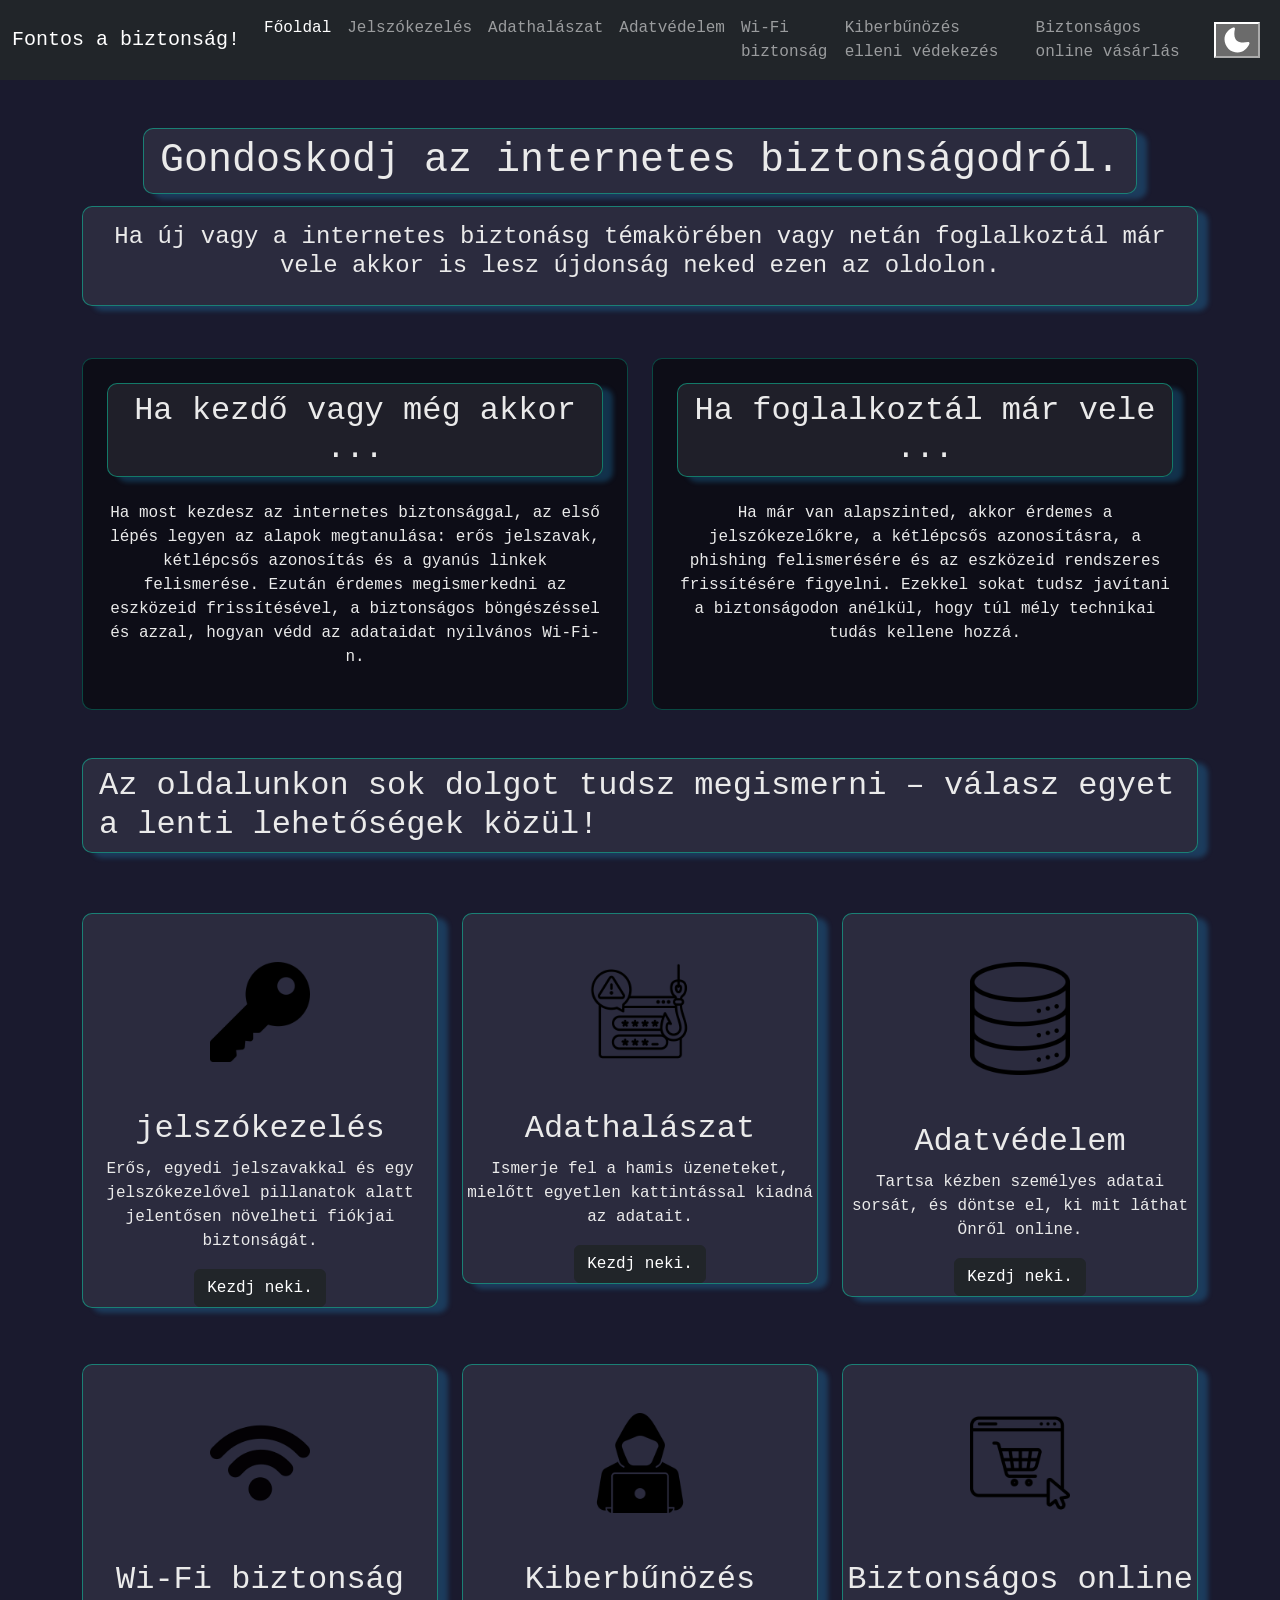
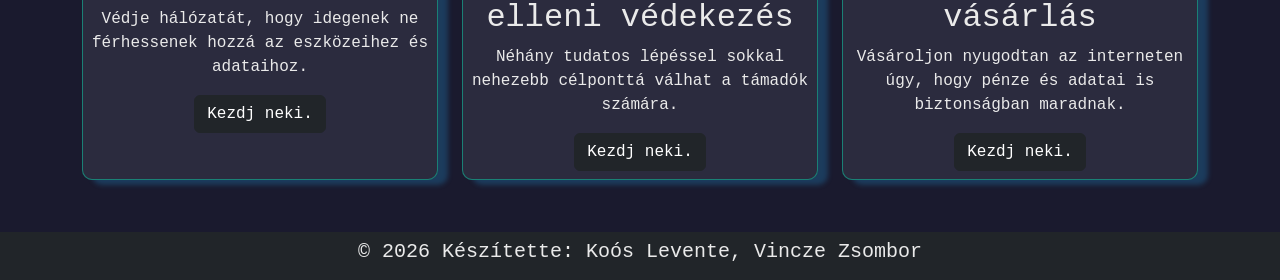
<file: index.html>
<!doctype html>
<html lang="hu">
  <head>
    <meta charset="UTF-8" />
    <meta name="viewport" content="width=device-width, initial-scale=1.0" />
    <meta name="robots" content="noindex, nofollow" />
    <meta name="description" content="Fontos az online biztonság! Ezért megéri frisíteni a tudásod." />
    <meta name="keywords" content="Online,Biztonság, Jelszókezelés, Jelszó, Adathalászat, Adatvédelem, Wi‑Fi biztonság, Kiberbűnözés elleni védekezés" />
    <meta name="author" content="Koós Levente, Vincze Zsombor" />
    <link rel="stylesheet" href="./dependencies/bootstrap.min.css" />
    <link rel="stylesheet" href="./style.css" />
    <link rel="icon" type="image/x-icon" href="./images/favicon.ico" />
    <title>Biztonság Az Első</title>
  </head>

  <body>
    <nav class="navbar navbar-expand-lg bg-dark" data-bs-theme="dark">
      <div class="container-fluid">
        <a class="navbar-brand" href="./">Fontos a biztonság!</a>
        <button
          class="navbar-toggler"
          type="button"
          data-bs-toggle="collapse"
          data-bs-target="#navbarNav"
          aria-controls="navbarNav"
          aria-expanded="false"
          aria-label="Toggle navigation"
        >
          <span class="navbar-toggler-icon"></span>
        </button>
        <div class="collapse navbar-collapse" id="navbarNav">
          <ul class="navbar-nav">
            <li class="nav-item">
              <a class="nav-link active" aria-current="page" href="./"
                >Főoldal</a
              >
            </li>
            <li class="nav-item">
              <a class="nav-link" href="./password/">Jelszókezelés</a>
            </li>
            <li class="nav-item">
              <a class="nav-link" href="./phishing/">Adathalászat</a>
            </li>
            <li class="nav-item">
              <a class="nav-link" href="./data_protection/">Adatvédelem</a>
            </li>
            <li class="nav-item">
              <a class="nav-link" href="./wifi_security/">Wi‑Fi biztonság</a>
            </li>
            <li class="nav-item">
              <a class="nav-link" href="./cybercrime/">Kiberbűnözés elleni védekezés</a>
            </li>
            <li class="nav-item">
              <a class="nav-link" href="./safe_online_shopping/">Biztonságos online vásárlás</a>
            </li>
          </ul>
          <ul class="navbar-nav ms-auto">
            <li class="nav-item px-2">
              <button class="btn-dark" onclick="lightmode()">
                <img src="./images/moon.svg" width="30px" id="light_img" alt="Sötét Téma" />
              </button>
            </li>
          </ul>
        </div>
      </div>
    </nav>
    <main>
      <div class="container-xl">
        <section>
          <div class="text-center">
            <h1 class="mt-5 px-3 py-2 hatter d-inline-block">
              Gondoskodj az internetes biztonságodról.
            </h1>
            <div class="my-1 px-3 py-3 hatter d-inline-block">
              <h4>
                Ha új vagy a internetes biztonásg témakörében vagy netán
                foglalkoztál már vele akkor is lesz újdonság neked ezen az
                oldolon.
              </h4>
            </div>
          </div>
        </section>
        <section>
          <div class="row g-4 mt-4">
            <div class="col-12 col-md-6">
              <div class="text-center leiras_hatter p-4 h-100">
                <h2 class="hatter d-inline-block px-3 py-2">
                  Ha kezdő vagy még akkor ...
                </h2>
                <p class="mt-3">
                  Ha most kezdesz az internetes biztonsággal, az első lépés
                  legyen az alapok megtanulása: erős jelszavak, kétlépcsős
                  azonosítás és a gyanús linkek felismerése. Ezután érdemes
                  megismerkedni az eszközeid frissítésével, a biztonságos
                  böngészéssel és azzal, hogyan védd az adataidat nyilvános
                  Wi-Fi-n.
                </p>
              </div>
            </div>
            <div class="col-12 col-md-6">
              <div class="text-center leiras_hatter p-4 h-100">
                <h2 class="hatter d-inline-block px-3 py-2">
                  Ha foglalkoztál már vele ...
                </h2>
                <p class="mt-3">
                  Ha már van alapszinted, akkor érdemes a jelszókezelőkre, a
                  kétlépcsős azonosításra, a phishing felismerésére és az
                  eszközeid rendszeres frissítésére figyelni. Ezekkel sokat
                  tudsz javítani a biztonságodon anélkül, hogy túl mély
                  technikai tudás kellene hozzá.
                </p>
              </div>
            </div>
          </div>
        </section>

        <section class="mt-5">
          <h2 class="hatter d-inline-block px-3 py-2">
            Az oldalunkon sok dolgot tudsz megismerni – válasz egyet a lenti
            lehetőségek közül!
          </h2>
          <div class="row text-center my-5">
            <div class="col-12 col-md-4 py-1">
              <div class="hatter height_all">
                <img width="100rem" class="py-5" src="images/icons/key.png" alt="">
                <h2>jelszókezelés</h2>
                <p>
                  Erős, egyedi jelszavakkal és egy jelszókezelővel pillanatok
                  alatt jelentősen növelheti fiókjai biztonságát.
                </p>
                <button
                  type="button"
                  class="btn btn-dark"
                  onclick="window.location.href = './password/'"
                >
                  Kezdj neki.
                </button>
              </div>
            </div>
            <div class="col-12 col-md-4 py-1">
              <div class="hatter height_all">
                <img width="100rem" class="py-5" src="./images/icons/phising.png" alt="">
                <h2>Adathalászat</h2>
                <p>
                  Ismerje fel a hamis üzeneteket, mielőtt egyetlen kattintással
                  kiadná az adatait.
                </p>
                <button
                  type="button"
                  class="btn btn-dark"
                  onclick="window.location.href = './phishing/'"
                >
                  Kezdj neki.
                </button>
              </div>
            </div>
            <div class="col-12 col-md-4 py-1">
              <div class="hatter height_all">
                <img width="100rem" class="py-5" src="./images/icons/database.png" alt="">
                <h2>Adatvédelem</h2>
                <p>
                  Tartsa kézben személyes adatai sorsát, és döntse el, ki mit
                  láthat Önről online.
                </p>
                <button
                  type="button"
                  class="btn btn-dark"
                  onclick="window.location.href = './data_protection/'"
                >
                  Kezdj neki.
                </button>
              </div>
            </div>
          </div>
          <div class="row text-center">
            <div class="col-12 col-md-4 py-1">
              <div class="hatter height_all_2">
                <img width="100rem" class="py-5" src="./images/icons/wi-fi.png" alt="">
                <h2>Wi‑Fi biztonság</h2>
                <p>
                  Védje hálózatát, hogy idegenek ne férhessenek hozzá az
                  eszközeihez és adataihoz.
                </p>
                <button
                  type="button"
                  class="btn btn-dark"
                  onclick="window.location.href = './wifi_security/'"
                >
                  Kezdj neki.
                </button>
              </div>
            </div>
            <div class="col-12 col-md-4 py-1">
              <div class="hatter height_all_2">
                <img width="100rem" class="py-5" src="./images/icons/hacker.png" alt="">
                <h2>Kiberbűnözés elleni védekezés</h2>
                <p>
                  Néhány tudatos lépéssel sokkal nehezebb célponttá válhat a
                  támadók számára.
                </p>
                <button
                  type="button"
                  class="btn btn-dark"
                  onclick="window.location.href = './cybercrime/'"
                >
                  Kezdj neki.
                </button>
              </div>
            </div>
            <div class="col-12 col-md-4 py-1">
              <div class="hatter height_all_2">
                <img width="100rem" class="py-5" src="./images/icons/online-store.png" alt="">
                <h2>Biztonságos online vásárlás</h2>
                <p>
                  Vásároljon nyugodtan az interneten úgy, hogy pénze és adatai
                  is biztonságban maradnak.
                </p>
                <button
                  type="button"
                  class="btn btn-dark"
                  onclick="window.location.href = './safe_online_shopping/'"
                >
                  Kezdj neki.
                </button>
              </div>
            </div>
          </div>
        </section>
      </div>
      <footer class="footer mt-5 py-2 bg-dark" data-bs-theme="dark">
        <h5 class="text-center">© 2026 Készítette: Koós Levente, Vincze Zsombor</h5>
      </footer>
    </main>
  </body>
  <script src="./dependencies/bootstrap.bundle.min.js"></script>
  <script src="./dependencies/zxcvbn.js"></script>
  <script src="./script.js"></script>
</html>
</file>
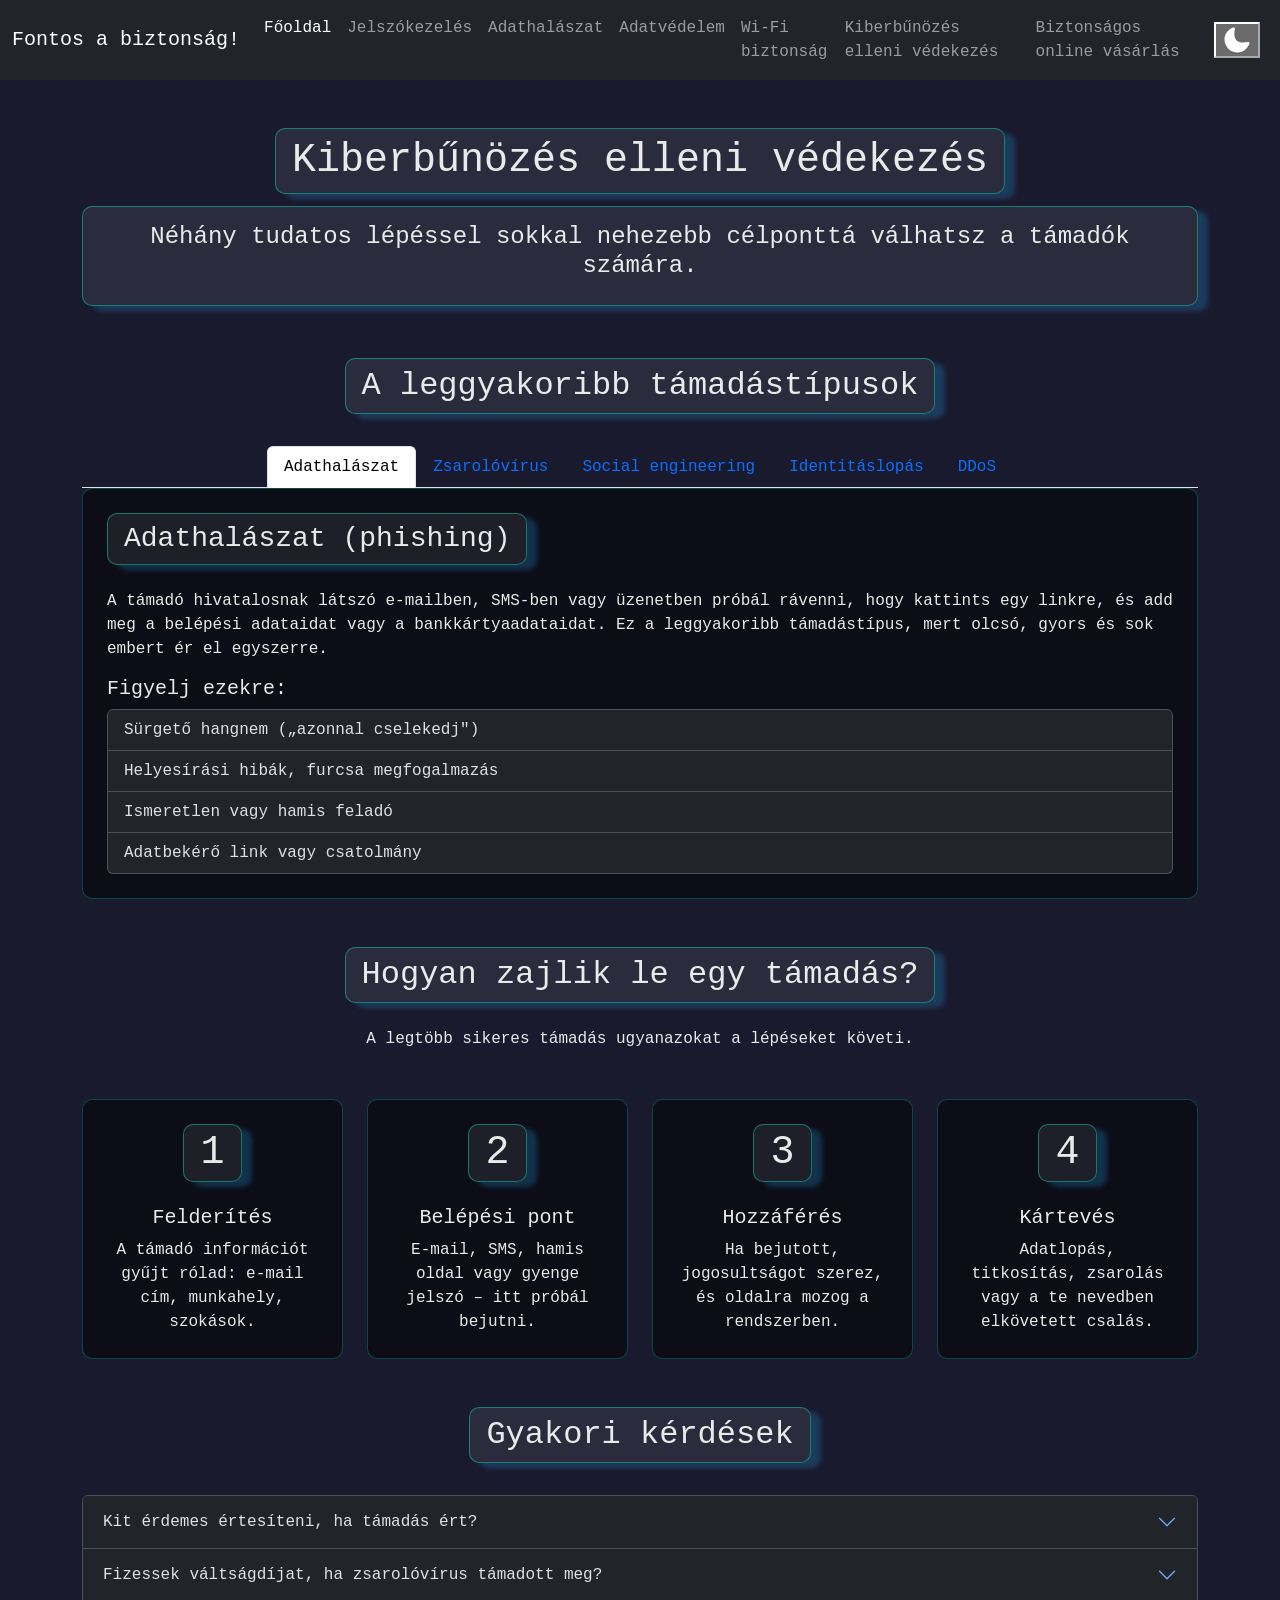
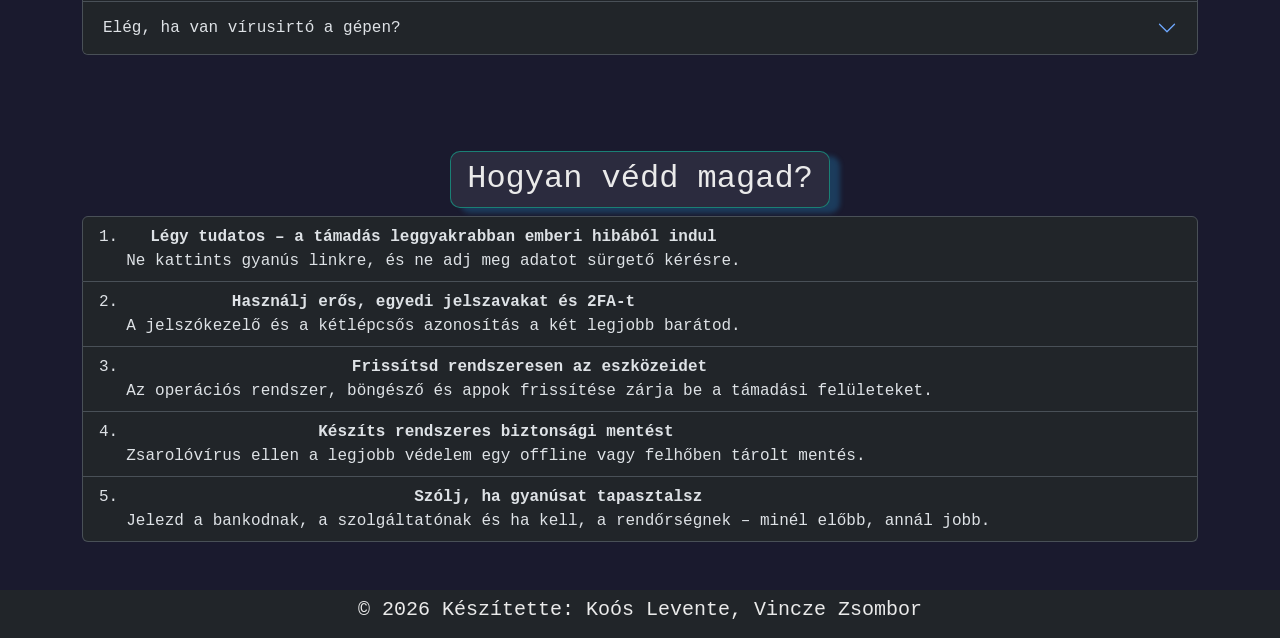
<file: cybercrime/index.html>
<!doctype html>
<html lang="hu">
  <head>
    <meta charset="UTF-8" />
    <meta name="viewport" content="width=device-width, initial-scale=1.0" />
    <meta name="robots" content="noindex, nofollow" />
    <meta name="description" content="Fontos az online biztonság! Ezért megéri frisíteni a tudásod." />
    <meta name="keywords" content="Online,Biztonság, Jelszókezelés, Jelszó, Adathalászat, Adatvédelem, Wi‑Fi biztonság, Kiberbűnözés elleni védekezés" />
    <meta name="author" content="Koós Levente, Vincze Zsombor" />
    <link rel="stylesheet" href="../dependencies/bootstrap.min.css" />
    <link rel="stylesheet" href="../style.css" />
    <link rel="icon" type="image/x-icon" href="../images/favicon.ico" />
    <title>Biztonság Az Első - Kiberbűnözés</title>
  </head>

  <body>
    <nav class="navbar navbar-expand-lg bg-dark" data-bs-theme="dark">
      <div class="container-fluid">
        <a class="navbar-brand" href="../">Fontos a biztonság!</a>
        <button
          class="navbar-toggler"
          type="button"
          data-bs-toggle="collapse"
          data-bs-target="#navbarNav"
          aria-controls="navbarNav"
          aria-expanded="false"
          aria-label="Toggle navigation"
        >
          <span class="navbar-toggler-icon"></span>
        </button>
        <div class="collapse navbar-collapse" id="navbarNav">
          <ul class="navbar-nav">
            <li class="nav-item">
              <a class="nav-link active" aria-current="page" href="../"
                >Főoldal</a
              >
            </li>
            <li class="nav-item">
              <a class="nav-link" href="../password/">Jelszókezelés</a>
            </li>
            <li class="nav-item">
              <a class="nav-link" href="../phishing/">Adathalászat</a>
            </li>
            <li class="nav-item">
              <a class="nav-link" href="../data_protection/">Adatvédelem</a>
            </li>
            <li class="nav-item">
              <a class="nav-link" href="../wifi_security/">Wi‑Fi biztonság</a>
            </li>
            <li class="nav-item">
              <a class="nav-link" href="../cybercrime/">Kiberbűnözés elleni védekezés</a>
            </li>
            <li class="nav-item">
              <a class="nav-link" href="../safe_online_shopping/">Biztonságos online vásárlás</a>
            </li>
          </ul>
          <ul class="navbar-nav ms-auto">
            <li class="nav-item px-2">
              <button class="btn-dark" onclick="lightmode()">
                <img src="../images/moon.svg" width="30px" id="light_img" alt="Sötét Téma" />
              </button>
            </li>
          </ul>
        </div>
      </div>
    </nav>

    <main class="container-xl">
      <section>
        <div class="text-center">
          <h1 class="mt-5 px-3 py-2 hatter d-inline-block">
            Kiberbűnözés elleni védekezés
          </h1>
          <br />
          <div class="my-1 px-3 py-3 hatter d-inline-block">
            <h4>
              Néhány tudatos lépéssel sokkal nehezebb célponttá válhatsz a
              támadók számára.
            </h4>
          </div>
        </div>
      </section>

      <section class="mt-5">
        <div class="text-center">
          <h2 class="hatter d-inline-block px-3 py-2">
            A leggyakoribb támadástípusok
          </h2>
        </div>

        <ul
          class="nav nav-tabs mt-4 justify-content-center"
          id="tamadasTab"
          role="tablist"
        >
          <li class="nav-item" role="presentation">
            <button
              class="nav-link active"
              id="adathalasz-tab"
              data-bs-toggle="tab"
              data-bs-target="#adathalasz"
              type="button"
              role="tab"
            >
              Adathalászat
            </button>
          </li>
          <li class="nav-item" role="presentation">
            <button
              class="nav-link"
              id="ransomware-tab"
              data-bs-toggle="tab"
              data-bs-target="#ransomware"
              type="button"
              role="tab"
            >
              Zsarolóvírus
            </button>
          </li>
          <li class="nav-item" role="presentation">
            <button
              class="nav-link"
              id="social-tab"
              data-bs-toggle="tab"
              data-bs-target="#social"
              type="button"
              role="tab"
            >
              Social engineering
            </button>
          </li>
          <li class="nav-item" role="presentation">
            <button
              class="nav-link"
              id="identity-tab"
              data-bs-toggle="tab"
              data-bs-target="#identity"
              type="button"
              role="tab"
            >
              Identitáslopás
            </button>
          </li>
          <li class="nav-item" role="presentation">
            <button
              class="nav-link"
              id="ddos-tab"
              data-bs-toggle="tab"
              data-bs-target="#ddos"
              type="button"
              role="tab"
            >
              DDoS
            </button>
          </li>
        </ul>

        <div class="tab-content leiras_hatter p-4" id="tamadasTabContent">
          <div
            class="tab-pane fade show active"
            id="adathalasz"
            role="tabpanel"
          >
            <h3 class="hatter d-inline-block px-3 py-2">
              Adathalászat (phishing)
            </h3>
            <p class="mt-3">
              A támadó hivatalosnak látszó e-mailben, SMS-ben vagy üzenetben
              próbál rávenni, hogy kattints egy linkre, és add meg a belépési
              adataidat vagy a bankkártyaadataidat. Ez a leggyakoribb
              támadástípus, mert olcsó, gyors és sok embert ér el egyszerre.
            </p>
            <h5>Figyelj ezekre:</h5>
            <ul class="list-group" data-bs-theme="dark">
              <li class="list-group-item">
                Sürgető hangnem („azonnal cselekedj")
              </li>
              <li class="list-group-item">
                Helyesírási hibák, furcsa megfogalmazás
              </li>
              <li class="list-group-item">Ismeretlen vagy hamis feladó</li>
              <li class="list-group-item">Adatbekérő link vagy csatolmány</li>
            </ul>
          </div>

          <div class="tab-pane fade" id="ransomware" role="tabpanel">
            <h3 class="hatter d-inline-block px-3 py-2">
              Zsarolóvírus (ransomware)
            </h3>
            <p class="mt-3">
              A kártevő titkosítja a fájljaidat, majd váltságdíjat követel a
              visszafejtésért. Gyakran e-mailes csatolmányból vagy hamis
              frissítésből terjed. A legjobb védekezés a rendszeres biztonsági
              mentés olyan helyre, amit a vírus nem ér el.
            </p>
            <h5>Védekezés:</h5>
            <ul class="list-group" data-bs-theme="dark">
              <li class="list-group-item">
                Rendszeres, offline biztonsági mentés
              </li>
              <li class="list-group-item">
                Naprakész operációs rendszer és vírusirtó
              </li>
              <li class="list-group-item">
                Gyanús csatolmány megnyitásának mellőzése
              </li>
              <li class="list-group-item">
                Fontos fájlok elkülönített tárolása
              </li>
            </ul>
          </div>

          <div class="tab-pane fade" id="social" role="tabpanel">
            <h3 class="hatter d-inline-block px-3 py-2">Social engineering</h3>
            <p class="mt-3">
              Emberi bizalmat használ ki: a támadó úgy tesz, mintha kolléga,
              barát, ügyfélszolgálat vagy hivatalos szerv lenne, és így próbál
              érzékeny adatokat vagy hozzáférést szerezni. Nem technológiai,
              hanem pszichológiai támadás.
            </p>
            <h5>Jellemző formák:</h5>
            <ul class="list-group" data-bs-theme="dark">
              <li class="list-group-item">Hamis ügyfélszolgálati hívás</li>
              <li class="list-group-item">„IT support" nevében kért jelszó</li>
              <li class="list-group-item">Hamis főnök / kolléga e-mail</li>
              <li class="list-group-item">Ajándék vagy nyeremény ígérete</li>
            </ul>
          </div>

          <div class="tab-pane fade" id="identity" role="tabpanel">
            <h3 class="hatter d-inline-block px-3 py-2">Identitáslopás</h3>
            <p class="mt-3">
              A támadó a személyes adataidat (név, cím, születési dátum,
              adószám, banki adatok) használja fel, hogy a te nevedben hitelt
              vegyen fel, szerződést kössön, vagy másokat csaljon meg. Az
              áldozat gyakran csak hónapokkal később szerez tudomást róla.
            </p>
            <h5>Megelőzés:</h5>
            <ul class="list-group" data-bs-theme="dark">
              <li class="list-group-item">
                Személyes adatok megosztásának minimalizálása
              </li>
              <li class="list-group-item">
                Iratok biztonságos tárolása és megsemmisítése
              </li>
              <li class="list-group-item">
                Bankszámla és hitelértesítők figyelése
              </li>
              <li class="list-group-item">
                Rendszeres KHR / hiteljelentés ellenőrzés
              </li>
            </ul>
          </div>

          <div class="tab-pane fade" id="ddos" role="tabpanel">
            <h3 class="hatter d-inline-block px-3 py-2">
              DDoS – túlterheléses támadás
            </h3>
            <p class="mt-3">
              A támadó rengeteg gépről egyszerre kéréseket küld egy szervernek,
              amíg az összeomlik vagy elérhetetlenné válik. Általában cégeket,
              szolgáltatásokat érint, de kisebb oldalak is célponttá válhatnak.
              Az egyéni felhasználók elleni védekezés itt korlátozott – a
              szolgáltatón múlik.
            </p>
            <h5>Amit tehetsz:</h5>
            <ul class="list-group" data-bs-theme="dark">
              <li class="list-group-item">
                Szolgáltatásvédelmet kínáló tárhely választása
              </li>
              <li class="list-group-item">
                Erős jelszavak minden admin felületen
              </li>
              <li class="list-group-item">Rendszeres mentés</li>
              <li class="list-group-item">
                Támadás esetén azonnali kapcsolat a szolgáltatóval
              </li>
            </ul>
          </div>
        </div>
      </section>

      <section class="mt-5">
        <div class="text-center">
          <h2 class="hatter d-inline-block px-3 py-2">
            Hogyan zajlik le egy támadás?
          </h2>
          <p class="mt-3">
            A legtöbb sikeres támadás ugyanazokat a lépéseket követi.
          </p>
        </div>
        <div class="row g-4 mt-4">
          <div class="col-12 col-md-3">
            <div class="leiras_hatter p-4 h-100 text-center">
              <h2 class="display-6 hatter d-inline-block px-3 py-1">1</h2>
              <h5 class="mt-3">Felderítés</h5>
              <p class="mb-0">
                A támadó információt gyűjt rólad: e-mail cím, munkahely,
                szokások.
              </p>
            </div>
          </div>
          <div class="col-12 col-md-3">
            <div class="leiras_hatter p-4 h-100 text-center">
              <h2 class="display-6 hatter d-inline-block px-3 py-1">2</h2>
              <h5 class="mt-3">Belépési pont</h5>
              <p class="mb-0">
                E-mail, SMS, hamis oldal vagy gyenge jelszó – itt próbál
                bejutni.
              </p>
            </div>
          </div>
          <div class="col-12 col-md-3">
            <div class="leiras_hatter p-4 h-100 text-center">
              <h2 class="display-6 hatter d-inline-block px-3 py-1">3</h2>
              <h5 class="mt-3">Hozzáférés</h5>
              <p class="mb-0">
                Ha bejutott, jogosultságot szerez, és oldalra mozog a
                rendszerben.
              </p>
            </div>
          </div>
          <div class="col-12 col-md-3">
            <div class="leiras_hatter p-4 h-100 text-center">
              <h2 class="display-6 hatter d-inline-block px-3 py-1">4</h2>
              <h5 class="mt-3">Kártevés</h5>
              <p class="mb-0">
                Adatlopás, titkosítás, zsarolás vagy a te nevedben elkövetett
                csalás.
              </p>
            </div>
          </div>
        </div>
      </section>

      <section class="mt-5">
        <div class="text-center">
          <h2 class="hatter d-inline-block px-3 py-2">Gyakori kérdések</h2>
        </div>
        <div class="accordion mt-4" id="gyikAccordion" data-bs-theme="dark">
          <div class="accordion-item">
            <h2 class="accordion-header">
              <button
                class="accordion-button collapsed"
                type="button"
                data-bs-toggle="collapse"
                data-bs-target="#gyik1"
              >
                Kit érdemes értesíteni, ha támadás ért?
              </button>
            </h2>
            <div
              id="gyik1"
              class="accordion-collapse collapse"
              data-bs-parent="#gyikAccordion"
            >
              <div class="accordion-body">
                Először a bankodat, ha pénzügyi adat érintett, majd a
                szolgáltatás ügyfélszolgálatát, ahol a fiók található. Súlyos
                esetben a rendőrségen is tehetsz feljelentést, és a NAIH-hoz is
                fordulhatsz adatvédelmi ügyben.
              </div>
            </div>
          </div>
          <div class="accordion-item">
            <h2 class="accordion-header">
              <button
                class="accordion-button collapsed"
                type="button"
                data-bs-toggle="collapse"
                data-bs-target="#gyik2"
              >
                Fizessek váltságdíjat, ha zsarolóvírus támadott meg?
              </button>
            </h2>
            <div
              id="gyik2"
              class="accordion-collapse collapse"
              data-bs-parent="#gyikAccordion"
            >
              <div class="accordion-body">
                Lehetőleg ne. A fizetés nem garantálja a visszafejtést, és
                további támadásokra biztatja a bűnözőket. Inkább állítsd helyre
                a rendszert biztonsági mentésből, és szakember segítségét kérd.
              </div>
            </div>
          </div>
          <div class="accordion-item">
            <h2 class="accordion-header">
              <button
                class="accordion-button collapsed"
                type="button"
                data-bs-toggle="collapse"
                data-bs-target="#gyik3"
              >
                Elég, ha van vírusirtó a gépen?
              </button>
            </h2>
            <div
              id="gyik3"
              class="accordion-collapse collapse"
              data-bs-parent="#gyikAccordion"
            >
              <div class="accordion-body">
                Nem. A vírusirtó fontos, de önmagában nem elég. Kell mellé erős
                jelszó, kétlépcsős azonosítás, rendszeres frissítés, biztonsági
                mentés és tudatos felhasználói hozzáállás.
              </div>
            </div>
          </div>
        </div>
      </section>

      <section class="mt-5 mb-5">
        <div class="text-center">
          <h2 class="mt-5 px-3 py-2 hatter d-inline-block">
            Hogyan védd magad?
          </h2>
          <ol
            class="list-group list-group-numbered text-center"
            data-bs-theme="dark"
          >
            <li
              class="list-group-item d-flex justify-content-between align-items-start"
            >
              <div class="ms-2 me-auto">
                <div class="fw-bold">
                  Légy tudatos – a támadás leggyakrabban emberi hibából indul
                </div>
                Ne kattints gyanús linkre, és ne adj meg adatot sürgető kérésre.
              </div>
            </li>
            <li
              class="list-group-item d-flex justify-content-between align-items-start"
            >
              <div class="ms-2 me-auto">
                <div class="fw-bold">
                  Használj erős, egyedi jelszavakat és 2FA-t
                </div>
                A jelszókezelő és a kétlépcsős azonosítás a két legjobb barátod.
              </div>
            </li>
            <li
              class="list-group-item d-flex justify-content-between align-items-start"
            >
              <div class="ms-2 me-auto">
                <div class="fw-bold">Frissítsd rendszeresen az eszközeidet</div>
                Az operációs rendszer, böngésző és appok frissítése zárja be a
                támadási felületeket.
              </div>
            </li>
            <li
              class="list-group-item d-flex justify-content-between align-items-start"
            >
              <div class="ms-2 me-auto">
                <div class="fw-bold">Készíts rendszeres biztonsági mentést</div>
                Zsarolóvírus ellen a legjobb védelem egy offline vagy felhőben
                tárolt mentés.
              </div>
            </li>
            <li
              class="list-group-item d-flex justify-content-between align-items-start"
            >
              <div class="ms-2 me-auto">
                <div class="fw-bold">Szólj, ha gyanúsat tapasztalsz</div>
                Jelezd a bankodnak, a szolgáltatónak és ha kell, a rendőrségnek
                – minél előbb, annál jobb.
              </div>
            </li>
          </ol>
        </div>
      </section>
    </main>
    <footer class="footer mt-5 py-2 bg-dark" data-bs-theme="dark">
      <h5 class="text-center">
        © 2026 Készítette: Koós Levente, Vincze Zsombor
      </h5>
    </footer>
  </body>
  <script src="../dependencies/bootstrap.bundle.min.js"></script>
  <script src="../dependencies/zxcvbn.js"></script>
  <script src="../script.js"></script>
</html>
</file>
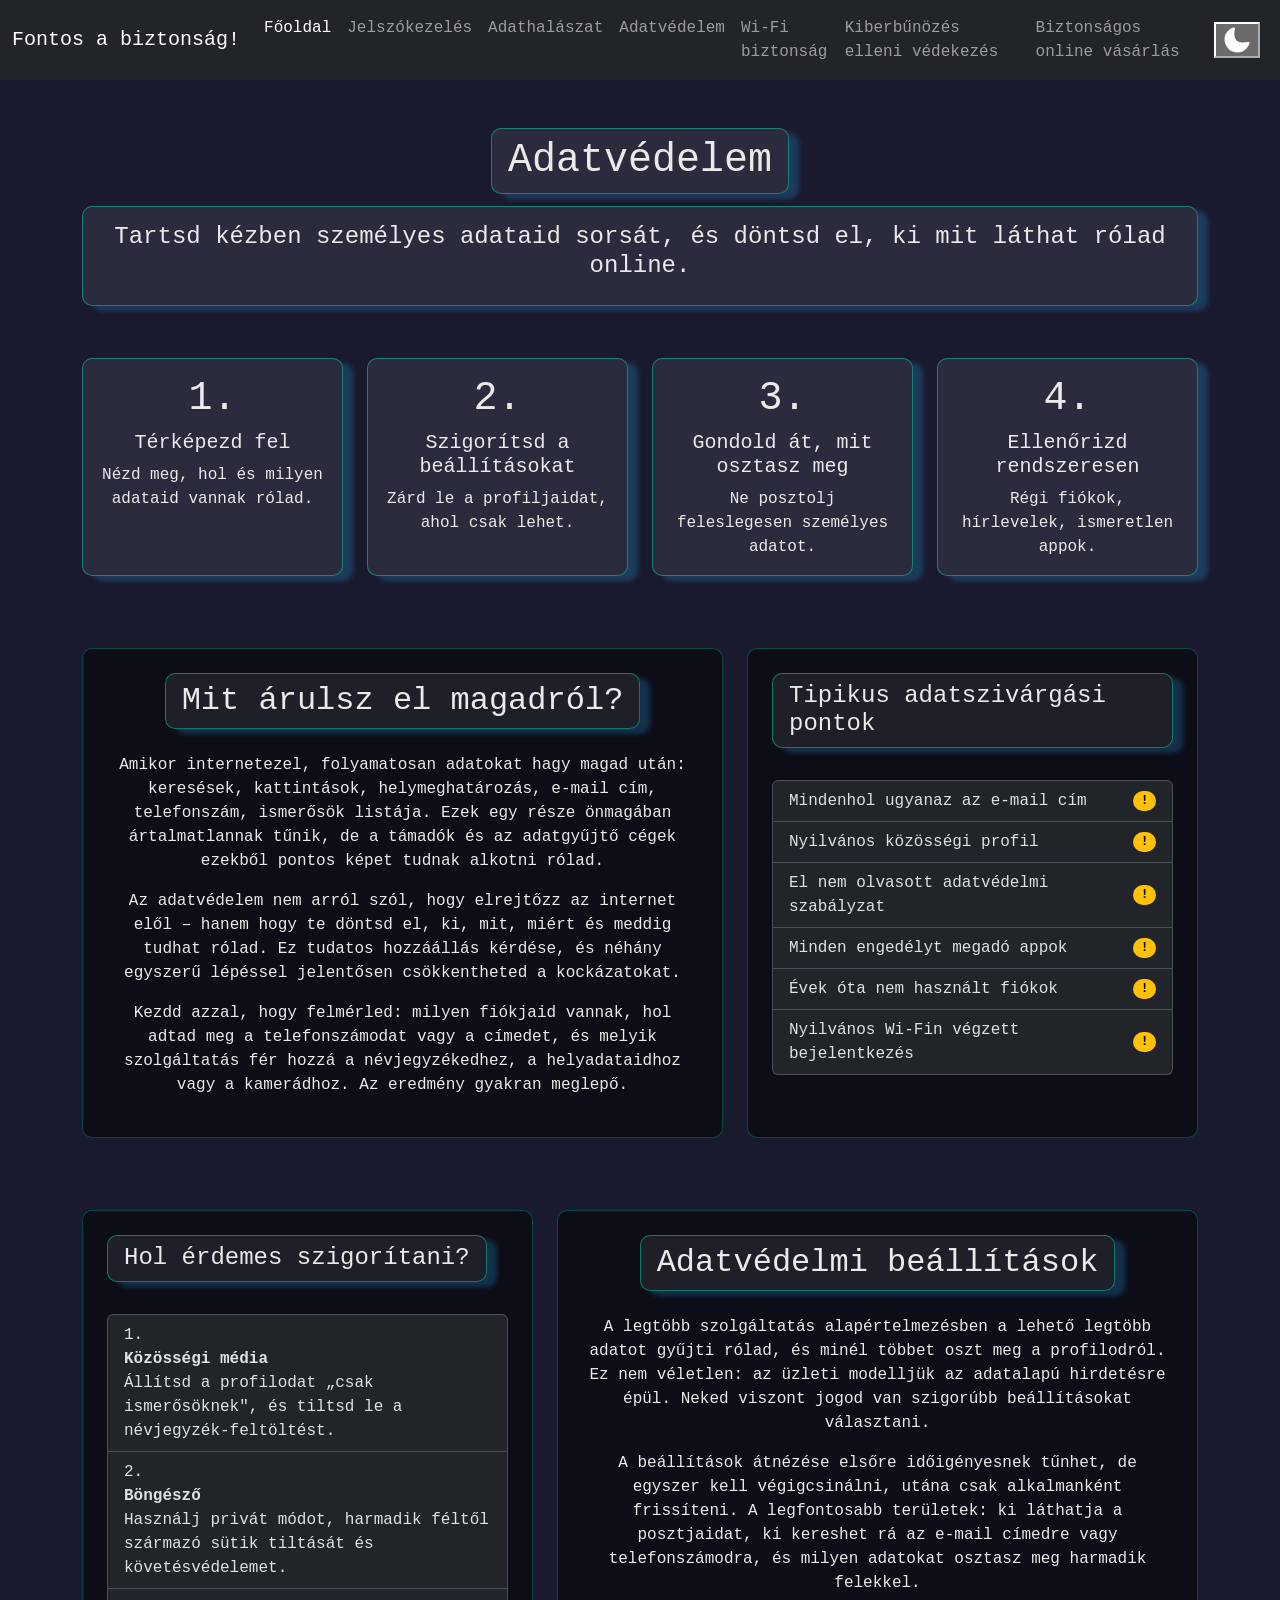
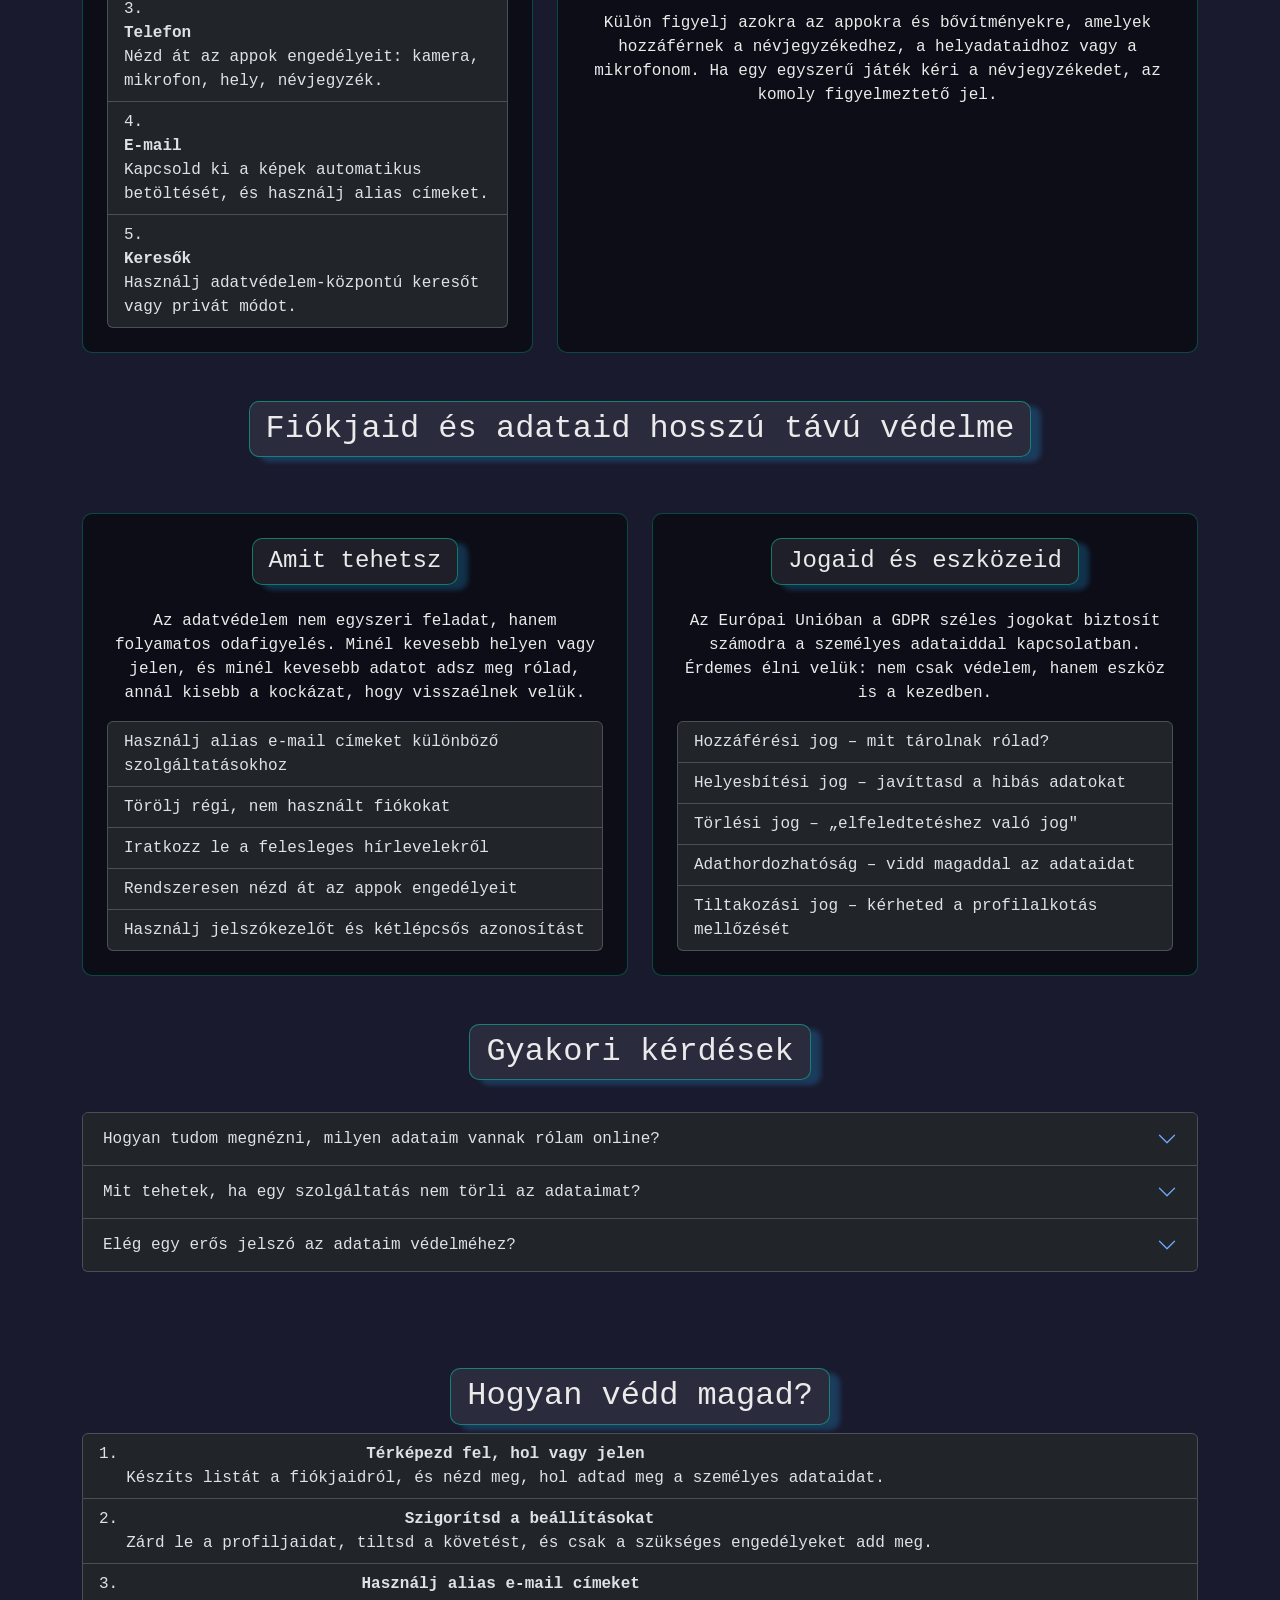
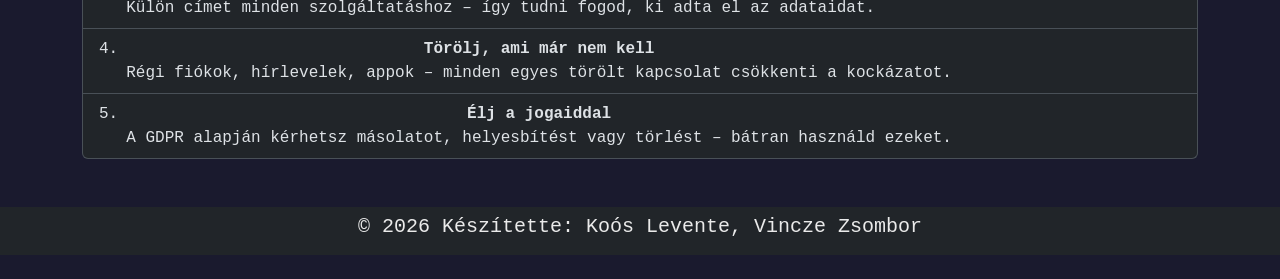
<file: data_protection/index.html>
<!doctype html>
<html lang="hu">
  <head>
    <meta charset="UTF-8" />
    <meta name="viewport" content="width=device-width, initial-scale=1.0" />
    <meta name="robots" content="noindex, nofollow" />
    <meta name="description" content="Fontos az online biztonság! Ezért megéri frisíteni a tudásod." />
    <meta name="keywords" content="Online,Biztonság, Jelszókezelés, Jelszó, Adathalászat, Adatvédelem, Wi‑Fi biztonság, Kiberbűnözés elleni védekezés" />
    <meta name="author" content="Koós Levente, Vincze Zsombor" />
    <link rel="stylesheet" href="../dependencies/bootstrap.min.css" />
    <link rel="stylesheet" href="../style.css" />
    <link rel="icon" type="image/x-icon" href="../images/favicon.ico" />
    <title>Biztonság Az Első - Adatvédelem</title>
  </head>

  <body>
    <nav class="navbar navbar-expand-lg bg-dark" data-bs-theme="dark">
      <div class="container-fluid">
        <a class="navbar-brand" href="../">Fontos a biztonság!</a>
        <button
          class="navbar-toggler"
          type="button"
          data-bs-toggle="collapse"
          data-bs-target="#navbarNav"
          aria-controls="navbarNav"
          aria-expanded="false"
          aria-label="Toggle navigation"
        >
          <span class="navbar-toggler-icon"></span>
        </button>
        <div class="collapse navbar-collapse" id="navbarNav">
          <ul class="navbar-nav">
            <li class="nav-item">
              <a class="nav-link active" aria-current="page" href="../"
                >Főoldal</a
              >
            </li>
            <li class="nav-item">
              <a class="nav-link" href="../password/">Jelszókezelés</a>
            </li>
            <li class="nav-item">
              <a class="nav-link" href="../phishing/">Adathalászat</a>
            </li>
            <li class="nav-item">
              <a class="nav-link" href="./">Adatvédelem</a>
            </li>
            <li class="nav-item">
              <a class="nav-link" href="../wifi_security/">Wi‑Fi biztonság</a>
            </li>
            <li class="nav-item">
              <a class="nav-link" href="../cybercrime/">Kiberbűnözés elleni védekezés</a>
            </li>
            <li class="nav-item">
              <a class="nav-link" href="../safe_online_shopping/">Biztonságos online vásárlás</a>
            </li>
          </ul>
          <ul class="navbar-nav ms-auto">
            <li class="nav-item px-2">
              <button class="btn-dark" onclick="lightmode()">
                <img src="../images/moon.svg" width="30px" id="light_img" alt="Sötét Téma" />
              </button>
            </li>
          </ul>
        </div>
      </div>
    </nav>

    <main class="container-xl">
      <section>
        <div class="text-center">
          <h1 class="mt-5 px-3 py-2 hatter d-inline-block">Adatvédelem</h1>
          <br />
          <div class="my-1 px-3 py-3 hatter d-inline-block">
            <h4>
              Tartsd kézben személyes adataid sorsát, és döntsd el, ki mit
              láthat rólad online.
            </h4>
          </div>
        </div>
      </section>

      <section class="mt-5">
        <div class="row g-4 text-center">
          <div class="col-12 col-md-3">
            <div class="hatter p-3 h-100">
              <h2 class="display-6">1.</h2>
              <h5>Térképezd fel</h5>
              <p class="mb-0">Nézd meg, hol és milyen adataid vannak rólad.</p>
            </div>
          </div>
          <div class="col-12 col-md-3">
            <div class="hatter p-3 h-100">
              <h2 class="display-6">2.</h2>
              <h5>Szigorítsd a beállításokat</h5>
              <p class="mb-0">Zárd le a profiljaidat, ahol csak lehet.</p>
            </div>
          </div>
          <div class="col-12 col-md-3">
            <div class="hatter p-3 h-100">
              <h2 class="display-6">3.</h2>
              <h5>Gondold át, mit osztasz meg</h5>
              <p class="mb-0">Ne posztolj feleslegesen személyes adatot.</p>
            </div>
          </div>
          <div class="col-12 col-md-3">
            <div class="hatter p-3 h-100">
              <h2 class="display-6">4.</h2>
              <h5>Ellenőrizd rendszeresen</h5>
              <p class="mb-0">Régi fiókok, hírlevelek, ismeretlen appok.</p>
            </div>
          </div>
        </div>
      </section>

      <section class="mt-5">
        <div class="row g-4 mt-4 align-items-stretch">
          <div class="col-12 col-md-7">
            <div class="text-center leiras_hatter p-4 h-100">
              <h2 class="hatter d-inline-block px-3 py-2">
                Mit árulsz el magadról?
              </h2>
              <p class="mt-3">
                Amikor internetezel, folyamatosan adatokat hagy magad után:
                keresések, kattintások, helymeghatározás, e-mail cím,
                telefonszám, ismerősök listája. Ezek egy része önmagában
                ártalmatlannak tűnik, de a támadók és az adatgyűjtő cégek
                ezekből pontos képet tudnak alkotni rólad.
              </p>
              <p>
                Az adatvédelem nem arról szól, hogy elrejtőzz az internet elől –
                hanem hogy te döntsd el, ki, mit, miért és meddig tudhat rólad.
                Ez tudatos hozzáállás kérdése, és néhány egyszerű lépéssel
                jelentősen csökkentheted a kockázatokat.
              </p>
              <p>
                Kezdd azzal, hogy felmérled: milyen fiókjaid vannak, hol adtad
                meg a telefonszámodat vagy a címedet, és melyik szolgáltatás fér
                hozzá a névjegyzékedhez, a helyadataidhoz vagy a kamerádhoz. Az
                eredmény gyakran meglepő.
              </p>
            </div>
          </div>
          <div class="col-12 col-md-5">
            <div class="leiras_hatter p-4 h-100">
              <h4 class="hatter d-inline-block px-3 py-2">
                Tipikus adatszivárgási pontok
              </h4>
              <ul class="list-group mt-4" data-bs-theme="dark">
                <li
                  class="list-group-item d-flex justify-content-between align-items-center"
                >
                  Mindenhol ugyanaz az e-mail cím
                  <span class="badge text-bg-warning rounded-pill">!</span>
                </li>
                <li
                  class="list-group-item d-flex justify-content-between align-items-center"
                >
                  Nyilvános közösségi profil
                  <span class="badge text-bg-warning rounded-pill">!</span>
                </li>
                <li
                  class="list-group-item d-flex justify-content-between align-items-center"
                >
                  El nem olvasott adatvédelmi szabályzat
                  <span class="badge text-bg-warning rounded-pill">!</span>
                </li>
                <li
                  class="list-group-item d-flex justify-content-between align-items-center"
                >
                  Minden engedélyt megadó appok
                  <span class="badge text-bg-warning rounded-pill">!</span>
                </li>
                <li
                  class="list-group-item d-flex justify-content-between align-items-center"
                >
                  Évek óta nem használt fiókok
                  <span class="badge text-bg-warning rounded-pill">!</span>
                </li>
                <li
                  class="list-group-item d-flex justify-content-between align-items-center"
                >
                  Nyilvános Wi‑Fin végzett bejelentkezés
                  <span class="badge text-bg-warning rounded-pill">!</span>
                </li>
              </ul>
            </div>
          </div>
        </div>
      </section>

      <section class="mt-5">
        <div class="row g-4 mt-4 align-items-stretch">
          <div class="col-12 col-md-5 order-2 order-md-1">
            <div class="leiras_hatter p-4 h-100">
              <h4 class="hatter d-inline-block px-3 py-2">
                Hol érdemes szigorítani?
              </h4>
              <ol
                class="list-group list-group-numbered mt-4"
                data-bs-theme="dark"
              >
                <li class="list-group-item">
                  <div class="fw-bold">Közösségi média</div>
                  Állítsd a profilodat „csak ismerősöknek", és tiltsd le a
                  névjegyzék-feltöltést.
                </li>
                <li class="list-group-item">
                  <div class="fw-bold">Böngésző</div>
                  Használj privát módot, harmadik féltől származó sütik tiltását
                  és követésvédelemet.
                </li>
                <li class="list-group-item">
                  <div class="fw-bold">Telefon</div>
                  Nézd át az appok engedélyeit: kamera, mikrofon, hely,
                  névjegyzék.
                </li>
                <li class="list-group-item">
                  <div class="fw-bold">E-mail</div>
                  Kapcsold ki a képek automatikus betöltését, és használj alias
                  címeket.
                </li>
                <li class="list-group-item">
                  <div class="fw-bold">Keresők</div>
                  Használj adatvédelem-központú keresőt vagy privát módot.
                </li>
              </ol>
            </div>
          </div>
          <div class="col-12 col-md-7 order-1 order-md-2">
            <div class="text-center leiras_hatter p-4 h-100">
              <h2 class="hatter d-inline-block px-3 py-2">
                Adatvédelmi beállítások
              </h2>
              <p class="mt-3">
                A legtöbb szolgáltatás alapértelmezésben a lehető legtöbb adatot
                gyűjti rólad, és minél többet oszt meg a profilodról. Ez nem
                véletlen: az üzleti modelljük az adatalapú hirdetésre épül.
                Neked viszont jogod van szigorúbb beállításokat választani.
              </p>
              <p>
                A beállítások átnézése elsőre időigényesnek tűnhet, de egyszer
                kell végigcsinálni, utána csak alkalmanként frissíteni. A
                legfontosabb területek: ki láthatja a posztjaidat, ki kereshet
                rá az e-mail címedre vagy telefonszámodra, és milyen adatokat
                osztasz meg harmadik felekkel.
              </p>
              <p>
                Külön figyelj azokra az appokra és bővítményekre, amelyek
                hozzáférnek a névjegyzékedhez, a helyadataidhoz vagy a
                mikrofonom. Ha egy egyszerű játék kéri a névjegyzékedet, az
                komoly figyelmeztető jel.
              </p>
            </div>
          </div>
        </div>
      </section>

      <section class="mt-5">
        <div class="text-center">
          <h2 class="hatter d-inline-block px-3 py-2">
            Fiókjaid és adataid hosszú távú védelme
          </h2>
        </div>
        <div class="row g-4 mt-4">
          <div class="col-12 col-md-6">
            <div class="text-center leiras_hatter p-4 h-100">
              <h4 class="hatter d-inline-block px-3 py-2">Amit tehetsz</h4>
              <p class="mt-3">
                Az adatvédelem nem egyszeri feladat, hanem folyamatos
                odafigyelés. Minél kevesebb helyen vagy jelen, és minél kevesebb
                adatot adsz meg rólad, annál kisebb a kockázat, hogy visszaélnek
                velük.
              </p>
              <ul class="list-group text-start" data-bs-theme="dark">
                <li class="list-group-item">
                  Használj alias e-mail címeket különböző szolgáltatásokhoz
                </li>
                <li class="list-group-item">
                  Törölj régi, nem használt fiókokat
                </li>
                <li class="list-group-item">
                  Iratkozz le a felesleges hírlevelekről
                </li>
                <li class="list-group-item">
                  Rendszeresen nézd át az appok engedélyeit
                </li>
                <li class="list-group-item">
                  Használj jelszókezelőt és kétlépcsős azonosítást
                </li>
              </ul>
            </div>
          </div>
          <div class="col-12 col-md-6">
            <div class="text-center leiras_hatter p-4 h-100">
              <h4 class="hatter d-inline-block px-3 py-2">
                Jogaid és eszközeid
              </h4>
              <p class="mt-3">
                Az Európai Unióban a GDPR széles jogokat biztosít számodra a
                személyes adataiddal kapcsolatban. Érdemes élni velük: nem csak
                védelem, hanem eszköz is a kezedben.
              </p>
              <ul class="list-group text-start" data-bs-theme="dark">
                <li class="list-group-item">
                  Hozzáférési jog – mit tárolnak rólad?
                </li>
                <li class="list-group-item">
                  Helyesbítési jog – javíttasd a hibás adatokat
                </li>
                <li class="list-group-item">
                  Törlési jog – „elfeledtetéshez való jog"
                </li>
                <li class="list-group-item">
                  Adathordozhatóság – vidd magaddal az adataidat
                </li>
                <li class="list-group-item">
                  Tiltakozási jog – kérheted a profilalkotás mellőzését
                </li>
              </ul>
            </div>
          </div>
        </div>
      </section>

      <section class="mt-5">
        <div class="text-center">
          <h2 class="hatter d-inline-block px-3 py-2">Gyakori kérdések</h2>
        </div>
        <div class="accordion mt-4" id="gyikAccordion" data-bs-theme="dark">
          <div class="accordion-item">
            <h2 class="accordion-header">
              <button
                class="accordion-button collapsed"
                type="button"
                data-bs-toggle="collapse"
                data-bs-target="#gyik1"
              >
                Hogyan tudom megnézni, milyen adataim vannak rólam online?
              </button>
            </h2>
            <div
              id="gyik1"
              class="accordion-collapse collapse"
              data-bs-parent="#gyikAccordion"
            >
              <div class="accordion-body">
                Keress rá a saját nevedre és e-mail címedre különböző
                keresőkben, nézd meg a közösségi profiljaid láthatóságát, és
                ellenőrizd a böngésződ mentett adatait. Az adatszivárgásokat
                pedig olyan oldalakon tudod megnézni, mint a Have I Been Pwned.
              </div>
            </div>
          </div>
          <div class="accordion-item">
            <h2 class="accordion-header">
              <button
                class="accordion-button collapsed"
                type="button"
                data-bs-toggle="collapse"
                data-bs-target="#gyik2"
              >
                Mit tehetek, ha egy szolgáltatás nem törli az adataimat?
              </button>
            </h2>
            <div
              id="gyik2"
              class="accordion-collapse collapse"
              data-bs-parent="#gyikAccordion"
            >
              <div class="accordion-body">
                Írj hivatalos törlési kérelmet az adatvédelmi tisztviselőnek. Ha
                nem válaszolnak 30 napon belül, fordulhatsz a Nemzeti
                Adatvédelmi és Információszabadság Hatósághoz (NAIH).
              </div>
            </div>
          </div>
          <div class="accordion-item">
            <h2 class="accordion-header">
              <button
                class="accordion-button collapsed"
                type="button"
                data-bs-toggle="collapse"
                data-bs-target="#gyik3"
              >
                Elég egy erős jelszó az adataim védelméhez?
              </button>
            </h2>
            <div
              id="gyik3"
              class="accordion-collapse collapse"
              data-bs-parent="#gyikAccordion"
            >
              <div class="accordion-body">
                Nem. A jelszó csak az egyik réteg. Emellé kell a kétlépcsős
                azonosítás, a szigorú adatvédelmi beállítások, a tudatos
                megosztás és a rendszeres ellenőrzés is.
              </div>
            </div>
          </div>
        </div>
      </section>

      <section class="mt-5 mb-5">
        <div class="text-center">
          <h2 class="mt-5 px-3 py-2 hatter d-inline-block">
            Hogyan védd magad?
          </h2>
          <ol
            class="list-group list-group-numbered text-center"
            data-bs-theme="dark"
          >
            <li
              class="list-group-item d-flex justify-content-between align-items-start"
            >
              <div class="ms-2 me-auto">
                <div class="fw-bold">Térképezd fel, hol vagy jelen</div>
                Készíts listát a fiókjaidról, és nézd meg, hol adtad meg a
                személyes adataidat.
              </div>
            </li>
            <li
              class="list-group-item d-flex justify-content-between align-items-start"
            >
              <div class="ms-2 me-auto">
                <div class="fw-bold">Szigorítsd a beállításokat</div>
                Zárd le a profiljaidat, tiltsd a követést, és csak a szükséges
                engedélyeket add meg.
              </div>
            </li>
            <li
              class="list-group-item d-flex justify-content-between align-items-start"
            >
              <div class="ms-2 me-auto">
                <div class="fw-bold">Használj alias e-mail címeket</div>
                Külön címet minden szolgáltatáshoz – így tudni fogod, ki adta el
                az adataidat.
              </div>
            </li>
            <li
              class="list-group-item d-flex justify-content-between align-items-start"
            >
              <div class="ms-2 me-auto">
                <div class="fw-bold">Törölj, ami már nem kell</div>
                Régi fiókok, hírlevelek, appok – minden egyes törölt kapcsolat
                csökkenti a kockázatot.
              </div>
            </li>
            <li
              class="list-group-item d-flex justify-content-between align-items-start"
            >
              <div class="ms-2 me-auto">
                <div class="fw-bold">Élj a jogaiddal</div>
                A GDPR alapján kérhetsz másolatot, helyesbítést vagy törlést –
                bátran használd ezeket.
              </div>
            </li>
          </ol>
        </div>
      </section>
    </main>
    <footer class="footer mt-5 py-2 bg-dark" data-bs-theme="dark">
        <h5 class="text-center">© 2026 Készítette: Koós Levente, Vincze Zsombor</h5>
      </footer>
  </body>
  <script src="../dependencies/bootstrap.bundle.min.js"></script>
  <script src="../dependencies/zxcvbn.js"></script>
  <script src="../script.js"></script>
</html>
</file>
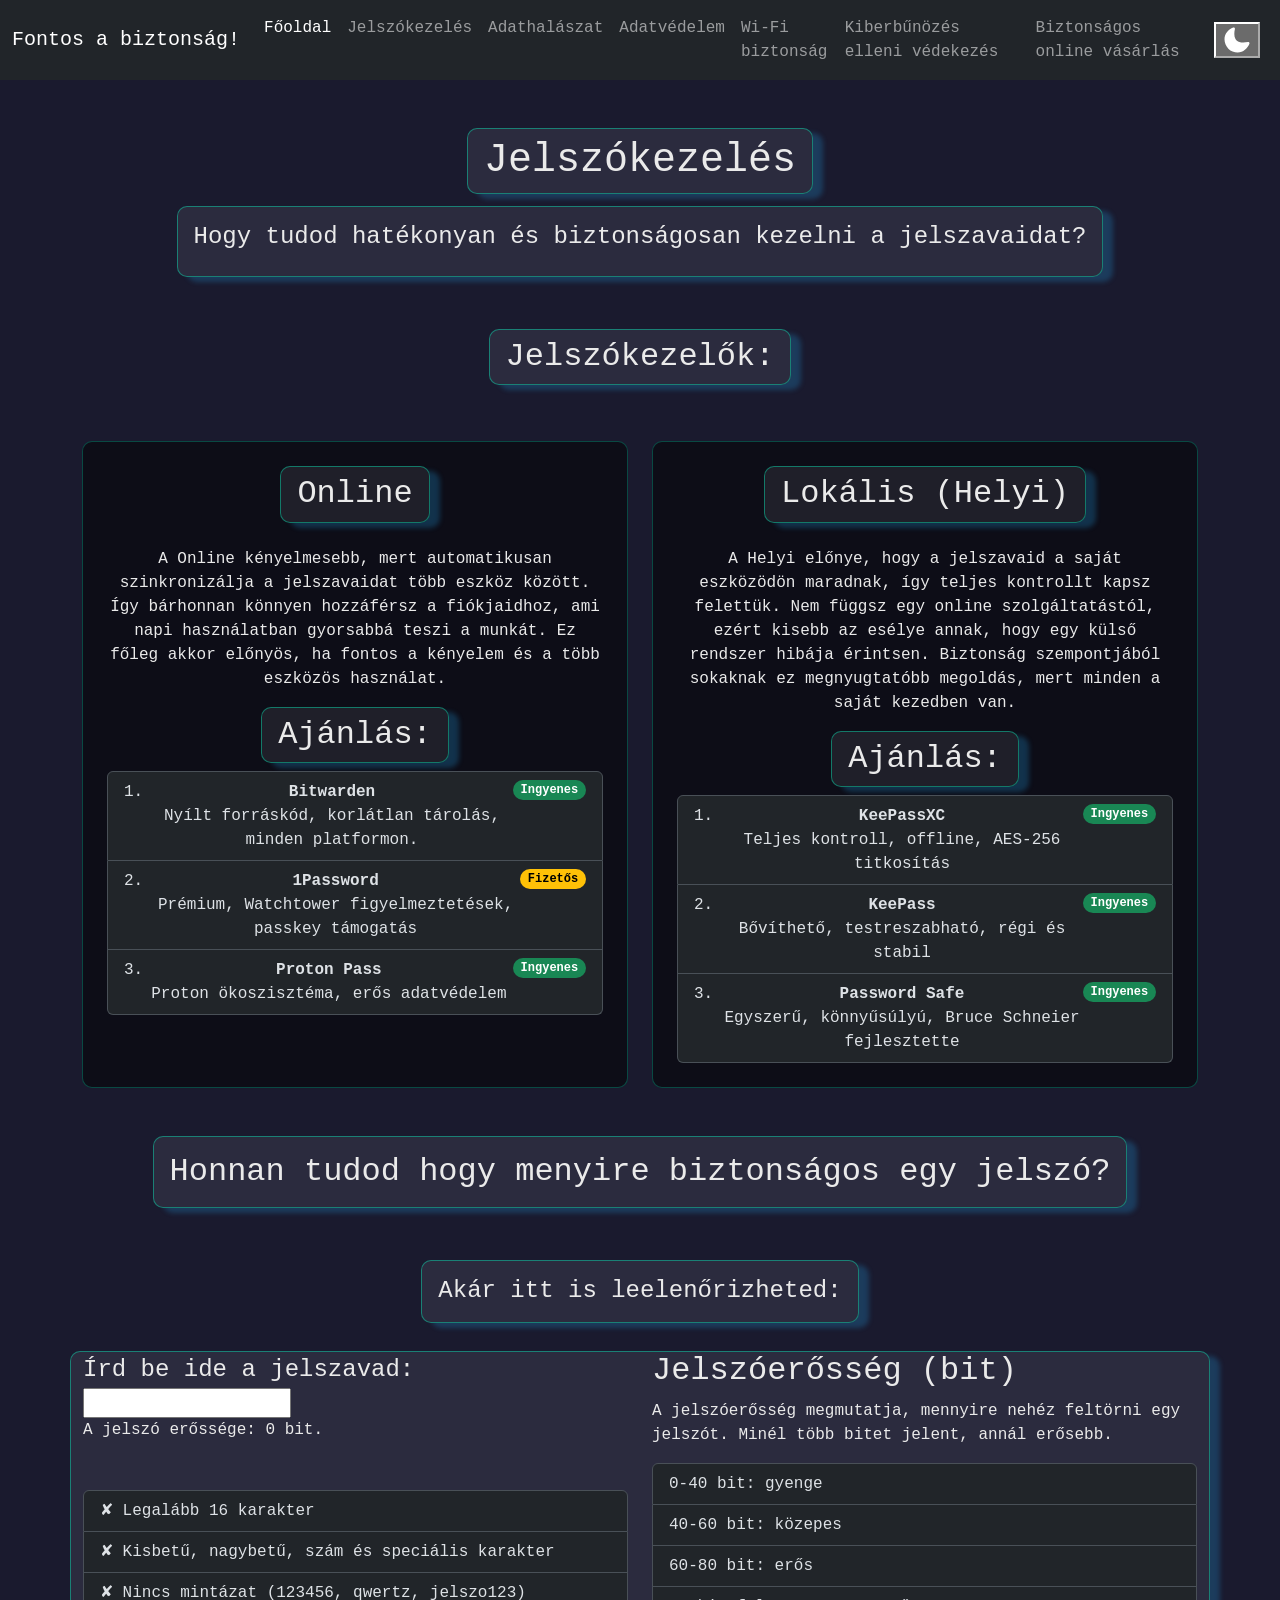
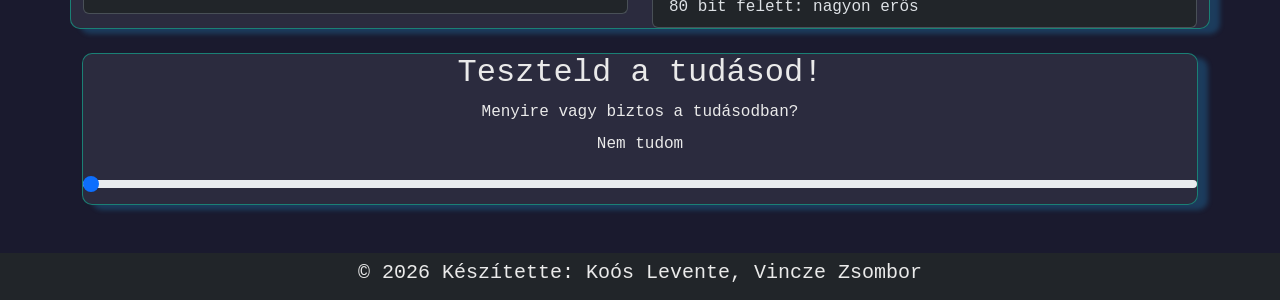
<file: password/index.html>
<!doctype html>
<html lang="hu">
  <head>
    <meta charset="UTF-8" />
    <meta name="viewport" content="width=device-width, initial-scale=1.0" />
    <meta name="robots" content="noindex, nofollow" />
    <meta
      name="description"
      content="Fontos az online biztonság! Ezért megéri frisíteni a tudásod."
    />
    <meta
      name="keywords"
      content="Online,Biztonság, Jelszókezelés, Jelszó, Adathalászat, Adatvédelem, Wi-Fi biztonság, Kiberbűnözés elleni védekezés"
    />
    <meta name="author" content="Koós Levente, Vincze Zsombor" />
    <link rel="stylesheet" href="../dependencies/bootstrap.min.css" />
    <link rel="stylesheet" href="../style.css" />
    <link rel="icon" type="image/x-icon" href="../images/favicon.ico" />
    <title>Biztonság Az Első - Jelszókezelés</title>
  </head>

  <body>
    <nav class="navbar navbar-expand-lg bg-dark" data-bs-theme="dark">
      <div class="container-fluid">
        <a class="navbar-brand" href="../">Fontos a biztonság!</a>
        <button
          class="navbar-toggler"
          type="button"
          data-bs-toggle="collapse"
          data-bs-target="#navbarNav"
          aria-controls="navbarNav"
          aria-expanded="false"
          aria-label="Toggle navigation"
        >
          <span class="navbar-toggler-icon"></span>
        </button>
        <div class="collapse navbar-collapse" id="navbarNav">
          <ul class="navbar-nav">
            <li class="nav-item">
              <a class="nav-link active" aria-current="page" href="../"
                >Főoldal</a
              >
            </li>
            <li class="nav-item">
              <a class="nav-link" href="./">Jelszókezelés</a>
            </li>
            <li class="nav-item">
              <a class="nav-link" href="../phishing/">Adathalászat</a>
            </li>
            <li class="nav-item">
              <a class="nav-link" href="../data_protection/">Adatvédelem</a>
            </li>
            <li class="nav-item">
              <a class="nav-link" href="../wifi_security/">Wi-Fi biztonság</a>
            </li>
            <li class="nav-item">
              <a class="nav-link" href="../cybercrime/"
                >Kiberbűnözés elleni védekezés</a
              >
            </li>
            <li class="nav-item">
              <a class="nav-link" href="../safe_online_shopping/"
                >Biztonságos online vásárlás</a
              >
            </li>
          </ul>
          <ul class="navbar-nav ms-auto">
            <li class="nav-item px-2">
              <button class="btn-dark" onclick="lightmode()">
                <img
                  src="../images/moon.svg"
                  width="30px"
                  id="light_img"
                  alt="Sötét Téma"
                />
              </button>
            </li>
          </ul>
        </div>
      </div>
    </nav>
    <main class="container-xl">
      <section>
        <div class="text-center">
          <h1 class="mt-5 px-3 py-2 hatter d-inline-block">Jelszókezelés</h1>
          <br />
          <div class="my-1 px-3 py-3 hatter d-inline-block">
            <h4>
              Hogy tudod hatékonyan és biztonságosan kezelni a jelszavaidat?
            </h4>
          </div>
          <br />
          <h2 class="mt-5 px-3 py-2 hatter d-inline-block">Jelszókezelők:</h2>
        </div>
      </section>
      <section>
        <div class="row g-4 mt-4">
          <div class="col-12 col-md-6">
            <div class="text-center leiras_hatter p-4 h-100">
              <h2 class="hatter d-inline-block px-3 py-2">Online</h2>
              <p class="mt-3">
                A Online kényelmesebb, mert automatikusan szinkronizálja a
                jelszavaidat több eszköz között. Így bárhonnan könnyen
                hozzáférsz a fiókjaidhoz, ami napi használatban gyorsabbá teszi
                a munkát. Ez főleg akkor előnyös, ha fontos a kényelem és a több
                eszközös használat.
              </p>
              <h2 class="hatter d-inline-block px-3 py-2">Ajánlás:</h2>
              <ol class="list-group list-group-numbered" data-bs-theme="dark">
                <li
                  class="list-group-item d-flex justify-content-between align-items-start"
                >
                  <div class="ms-2 me-auto">
                    <div class="fw-bold">Bitwarden</div>
                    Nyílt forráskód, korlátlan tárolás, minden platformon.
                  </div>
                  <span class="badge text-bg-success rounded-pill"
                    >Ingyenes</span
                  >
                </li>
                <li
                  class="list-group-item d-flex justify-content-between align-items-start"
                >
                  <div class="ms-2 me-auto">
                    <div class="fw-bold">1Password</div>
                    Prémium, Watchtower figyelmeztetések, passkey támogatás
                  </div>
                  <span class="badge text-bg-warning rounded-pill"
                    >Fizetős</span
                  >
                </li>
                <li
                  class="list-group-item d-flex justify-content-between align-items-start"
                >
                  <div class="ms-2 me-auto">
                    <div class="fw-bold">Proton Pass</div>
                    Proton ökoszisztéma, erős adatvédelem
                  </div>
                  <span class="badge text-bg-success rounded-pill"
                    >Ingyenes</span
                  >
                </li>
              </ol>
            </div>
          </div>
          <div class="col-12 col-md-6">
            <div class="text-center leiras_hatter p-4 h-100">
              <h2 class="hatter d-inline-block px-3 py-2">Lokális (Helyi)</h2>
              <p class="mt-3">
                A Helyi előnye, hogy a jelszavaid a saját eszközödön maradnak,
                így teljes kontrollt kapsz felettük. Nem függsz egy online
                szolgáltatástól, ezért kisebb az esélye annak, hogy egy külső
                rendszer hibája érintsen. Biztonság szempontjából sokaknak ez
                megnyugtatóbb megoldás, mert minden a saját kezedben van.
              </p>
              <h2 class="hatter d-inline-block px-3 py-2">Ajánlás:</h2>
              <ol class="list-group list-group-numbered" data-bs-theme="dark">
                <li
                  class="list-group-item d-flex justify-content-between align-items-start"
                >
                  <div class="ms-2 me-auto">
                    <div class="fw-bold">KeePassXC</div>
                    Teljes kontroll, offline, AES-256 titkosítás
                  </div>
                  <span class="badge text-bg-success rounded-pill"
                    >Ingyenes</span
                  >
                </li>
                <li
                  class="list-group-item d-flex justify-content-between align-items-start"
                >
                  <div class="ms-2 me-auto">
                    <div class="fw-bold">KeePass</div>
                    Bővíthető, testreszabható, régi és stabil
                  </div>
                  <span class="badge text-bg-success rounded-pill"
                    >Ingyenes</span
                  >
                </li>
                <li
                  class="list-group-item d-flex justify-content-between align-items-start"
                >
                  <div class="ms-2 me-auto">
                    <div class="fw-bold">Password Safe</div>
                    Egyszerű, könnyűsúlyú, Bruce Schneier fejlesztette
                  </div>
                  <span class="badge text-bg-success rounded-pill"
                    >Ingyenes</span
                  >
                </li>
              </ol>
            </div>
          </div>
        </div>
      </section>
      <section>
        <div class="text-center">
          <h2 class="my-5 px-3 py-3 hatter d-inline-block">
            Honnan tudod hogy menyire biztonságos egy jelszó?
          </h2>
          <h4 class="my-1 px-3 py-3 hatter d-inline-block">
            Akár itt is leelenőrizheted:
          </h4>
        </div>
        <div class="row hatter my-4">
          <div class="col-6">
            <span style="font-size: 1.5rem">Írd be ide a jelszavad: </span>

            <input type="text" id="passwdText" />
            <br />
            <span id="passwdBitText">A jelszó erőssége: 0 bit.</span>

            <ul class="list-group mt-5" data-bs-theme="dark">
              <li class="list-group-item" id="passwdt0">
                ✘ Legalább 16 karakter
              </li>
              <li class="list-group-item" id="passwdt1">
                ✘ Kisbetű, nagybetű, szám és speciális karakter
              </li>
              <li class="list-group-item" id="passwdt2">
                ✘ Nincs mintázat (123456, qwertz, jelszo123)
              </li>
            </ul>
          </div>
          <div class="col-6">
            <h2>Jelszóerősség (bit)</h2>
            <p>
              A jelszóerősség megmutatja, mennyire nehéz feltörni egy jelszót.
              Minél több bitet jelent, annál erősebb.
            </p>
            <ul class="list-group" data-bs-theme="dark">
              <li class="list-group-item">0-40 bit: gyenge</li>
              <li class="list-group-item">40-60 bit: közepes</li>
              <li class="list-group-item">60-80 bit: erős</li>
              <li class="list-group-item">80 bit felett: nagyon erős</li>
            </ul>
          </div>
        </div>
      </section>
      <section>
        <div class="text-center hatter">
          <h2>Teszteld a tudásod!</h2>
          <label for="selfrating" class="form-label">
            Menyire vagy biztos a tudásodban?
          </label>
          <p id="tudas">Nem tudom</p>
          <input
            type="range"
            class="form-range"
            min="0"
            max="3"
            step="1"
            value="0"
            id="selfrating"
          />
        </div>
      </section>
      <div style="display: none;">
        <div style="display: block;">
          <p>
            Kérdés 1.
          </p>
            <input type="radio" name="q1" id="q1a" value="a"><span>Válasz a</span>
            <input type="radio" name="q1" id="q1b" value="b"><span>Válasz b</span>
            <input type="radio" name="q1" id="q1c" value="c"><span>Válasz c</span>
            <input type="radio" name="q1" id="q1d" value="d"><span>Válasz d</span>
        </div>
      </div>
    </main>
    <footer class="footer mt-5 py-2 bg-dark" data-bs-theme="dark">
      <h5 class="text-center">
        © 2026 Készítette: Koós Levente, Vincze Zsombor
      </h5>
    </footer>
  </body>

  <script src="../dependencies/bootstrap.bundle.min.js"></script>
  <script src="../dependencies/zxcvbn.js"></script>
  <script src="../script.js"></script>
</html>
</file>
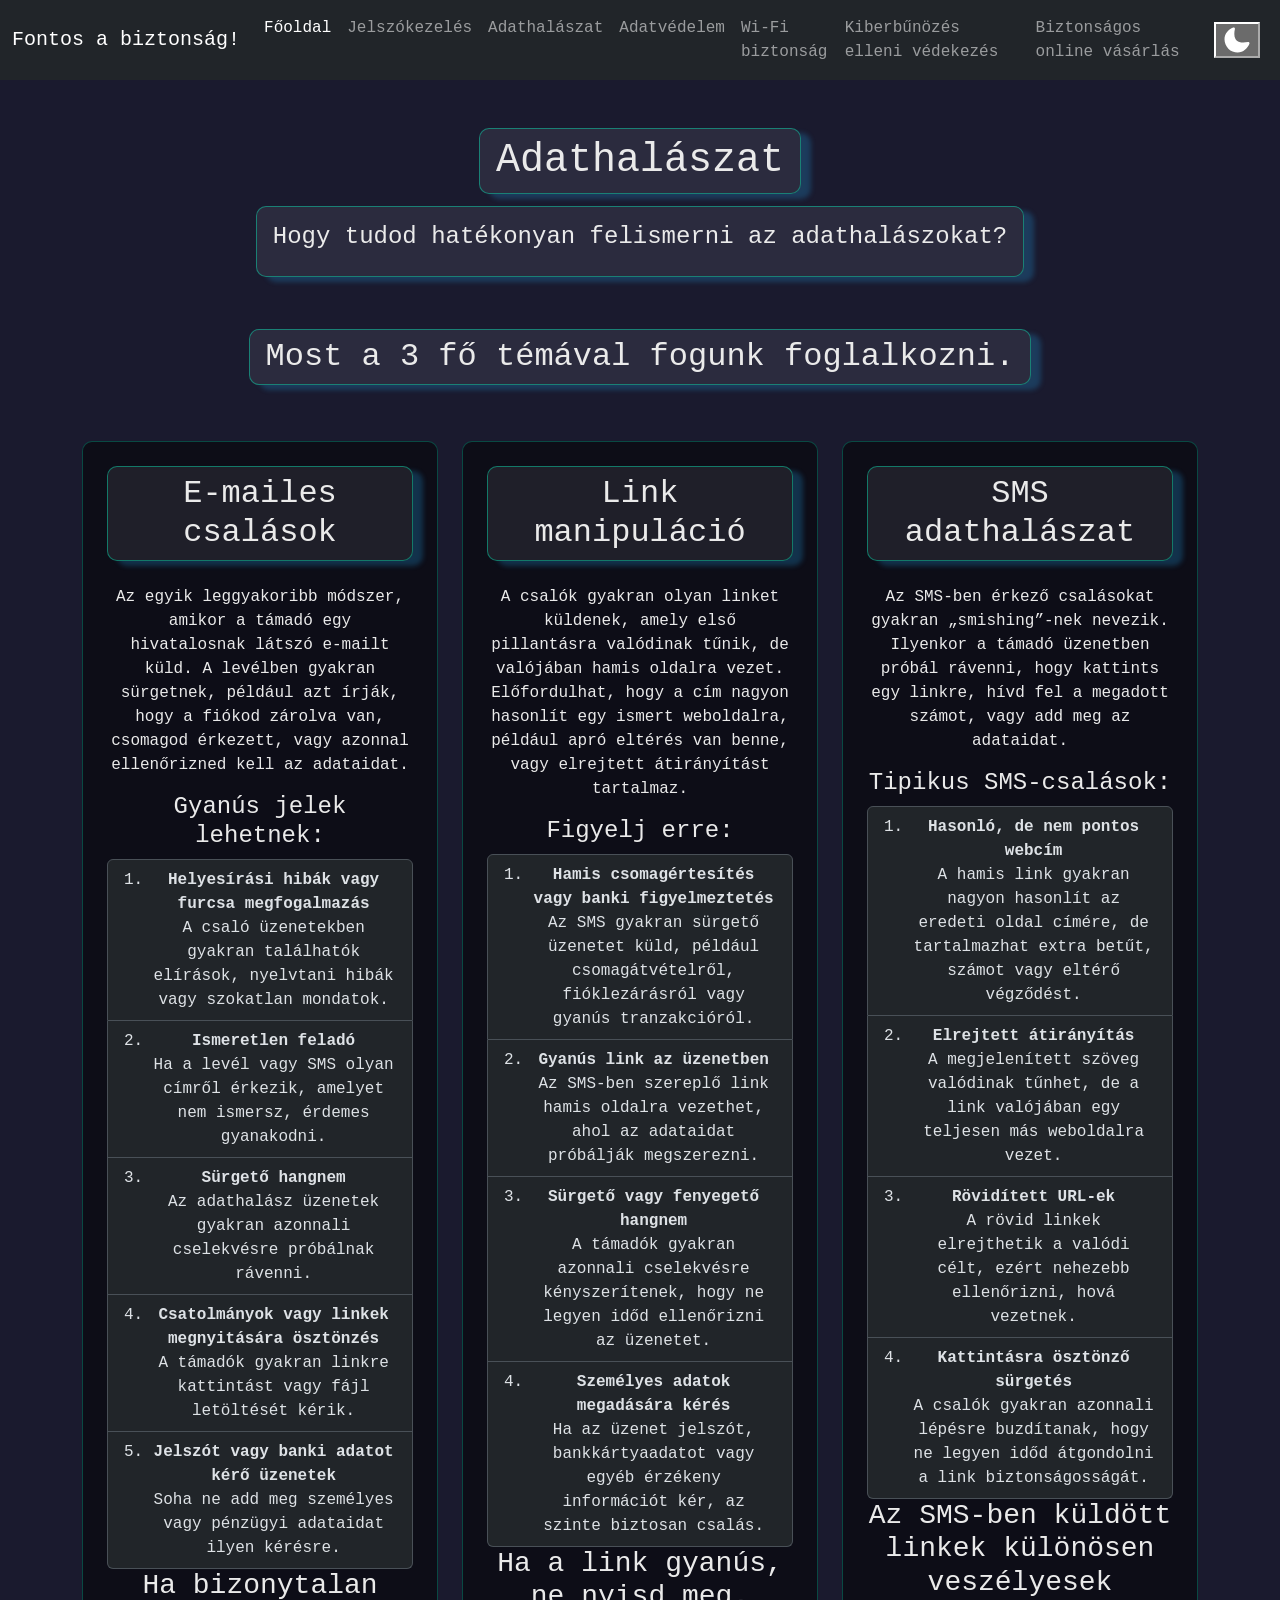
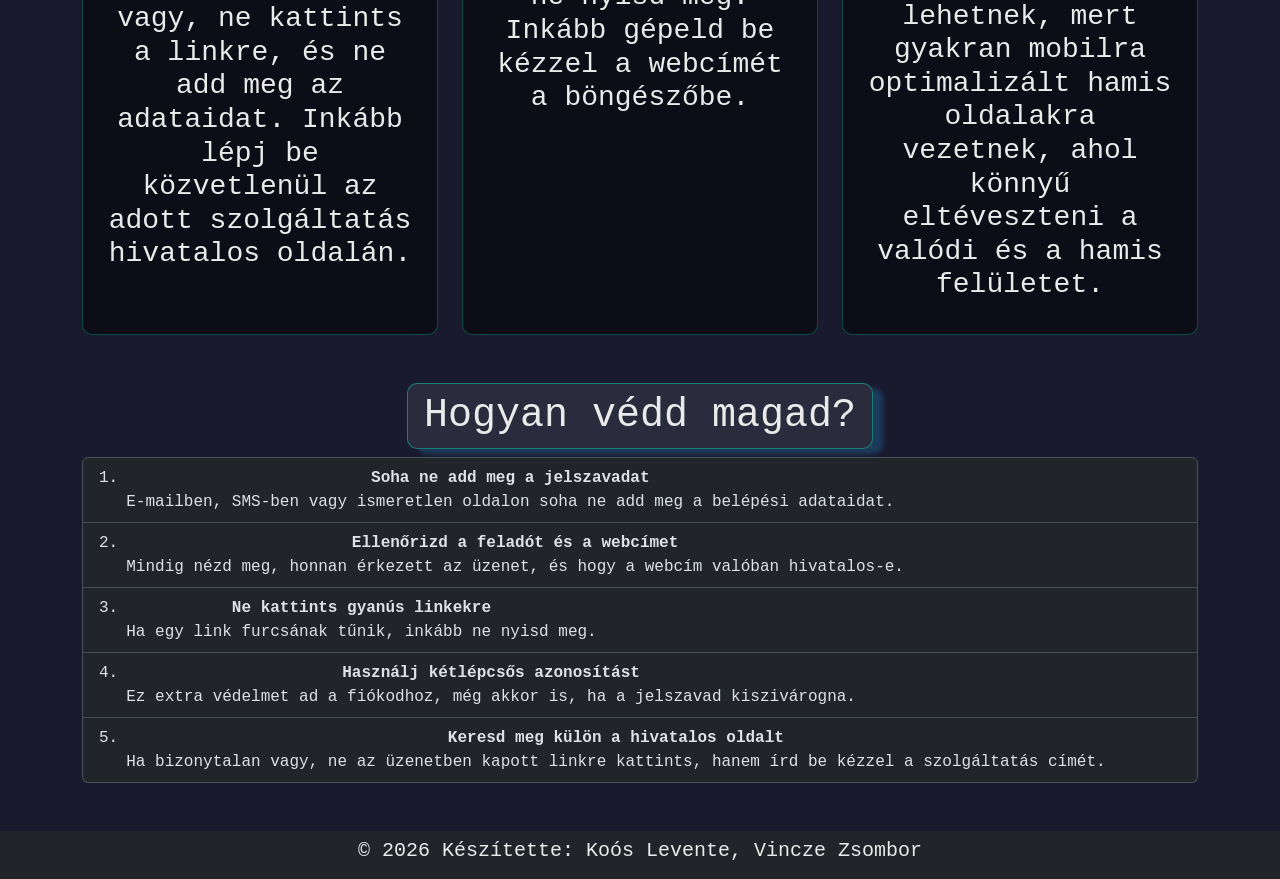
<file: phishing/index.html>
<!doctype html>
<html lang="hu">
  <head>
    <meta charset="UTF-8" />
    <meta name="viewport" content="width=device-width, initial-scale=1.0" />
    <meta name="robots" content="noindex, nofollow" />
    <meta name="description" content="Fontos az online biztonság! Ezért megéri frisíteni a tudásod." />
    <meta name="keywords" content="Online,Biztonság, Jelszókezelés, Jelszó, Adathalászat, Adatvédelem, Wi‑Fi biztonság, Kiberbűnözés elleni védekezés" />
    <meta name="author" content="Koós Levente, Vincze Zsombor" />
    <link rel="stylesheet" href="../dependencies/bootstrap.min.css" />
    <link rel="stylesheet" href="../style.css" />
    <link rel="icon" type="image/x-icon" href="../images/favicon.ico" />
    <title>Biztonság Az Első - Adathalászat</title>
  </head>

  <body>
    <nav class="navbar navbar-expand-lg bg-dark" data-bs-theme="dark">
      <div class="container-fluid">
        <a class="navbar-brand" href="../">Fontos a biztonság!</a>
        <button
          class="navbar-toggler"
          type="button"
          data-bs-toggle="collapse"
          data-bs-target="#navbarNav"
          aria-controls="navbarNav"
          aria-expanded="false"
          aria-label="Toggle navigation"
        >
          <span class="navbar-toggler-icon"></span>
        </button>
        <div class="collapse navbar-collapse" id="navbarNav">
          <ul class="navbar-nav">
            <li class="nav-item">
              <a class="nav-link active" aria-current="page" href="../"
                >Főoldal</a
              >
            </li>
            <li class="nav-item">
              <a class="nav-link" href="../password/">Jelszókezelés</a>
            </li>
            <li class="nav-item">
              <a class="nav-link" href="./">Adathalászat</a>
            </li>
            <li class="nav-item">
              <a class="nav-link" href="../data_protection/">Adatvédelem</a>
            </li>
            <li class="nav-item">
              <a class="nav-link" href="../wifi_security/">Wi‑Fi biztonság</a>
            </li>
            <li class="nav-item">
              <a class="nav-link" href="../cybercrime/">Kiberbűnözés elleni védekezés</a>
            </li>
            <li class="nav-item">
              <a class="nav-link" href="../safe_online_shopping/">Biztonságos online vásárlás</a>
            </li>
          </ul>
          <ul class="navbar-nav ms-auto">
            <li class="nav-item px-2">
              <button class="btn-dark" onclick="lightmode()">
                <img src="../images/moon.svg" width="30px" id="light_img" alt="Sötét Téma" />
              </button>
            </li>
          </ul>
        </div>
      </div>
    </nav>
    <main class="container-xl">
      <section>
        <div class="text-center">
          <h1 class="mt-5 px-3 py-2 hatter d-inline-block">Adathalászat</h1>
          <br />
          <div class="my-1 px-3 py-3 hatter d-inline-block">
            <h4>Hogy tudod hatékonyan felismerni az adathalászokat?</h4>
          </div>
          <br />
          <h2 class="mt-5 px-3 py-2 hatter d-inline-block">
            Most a 3 fő témával fogunk foglalkozni.
          </h2>
        </div>
      </section>
      <section>
        <div class="row g-4 mt-4">
          <div class="col-12 col-md-4">
            <div class="text-center leiras_hatter p-4 h-100">
              <h2 class="hatter d-inline-block px-3 py-2">E-mailes csalások</h2>
              <p class="mt-3">
                Az egyik leggyakoribb módszer, amikor a támadó egy hivatalosnak
                látszó e-mailt küld. A levélben gyakran sürgetnek, például azt
                írják, hogy a fiókod zárolva van, csomagod érkezett, vagy
                azonnal ellenőrizned kell az adataidat.
              </p>
              <h4>Gyanús jelek lehetnek:</h4>
              <ol class="list-group list-group-numbered" data-bs-theme="dark">
                <li
                  class="list-group-item d-flex justify-content-between align-items-start"
                >
                  <div class="ms-2 me-auto">
                    <div class="fw-bold">
                      Helyesírási hibák vagy furcsa megfogalmazás
                    </div>
                    A csaló üzenetekben gyakran találhatók elírások, nyelvtani
                    hibák vagy szokatlan mondatok.
                  </div>
                </li>
                <li
                  class="list-group-item d-flex justify-content-between align-items-start"
                >
                  <div class="ms-2 me-auto">
                    <div class="fw-bold">Ismeretlen feladó</div>
                    Ha a levél vagy SMS olyan címről érkezik, amelyet nem
                    ismersz, érdemes gyanakodni.
                  </div>
                </li>
                <li
                  class="list-group-item d-flex justify-content-between align-items-start"
                >
                  <div class="ms-2 me-auto">
                    <div class="fw-bold">Sürgető hangnem</div>
                    Az adathalász üzenetek gyakran azonnali cselekvésre
                    próbálnak rávenni.
                  </div>
                </li>
                <li
                  class="list-group-item d-flex justify-content-between align-items-start"
                >
                  <div class="ms-2 me-auto">
                    <div class="fw-bold">
                      Csatolmányok vagy linkek megnyitására ösztönzés
                    </div>
                    A támadók gyakran linkre kattintást vagy fájl letöltését
                    kérik.
                  </div>
                </li>
                <li
                  class="list-group-item d-flex justify-content-between align-items-start"
                >
                  <div class="ms-2 me-auto">
                    <div class="fw-bold">
                      Jelszót vagy banki adatot kérő üzenetek
                    </div>
                    Soha ne add meg személyes vagy pénzügyi adataidat ilyen
                    kérésre.
                  </div>
                </li>
              </ol>
              <h3>
                Ha bizonytalan vagy, ne kattints a linkre, és ne add meg az
                adataidat. Inkább lépj be közvetlenül az adott szolgáltatás
                hivatalos oldalán.
              </h3>
            </div>
          </div>
          <div class="col-12 col-md-4">
            <div class="text-center leiras_hatter p-4 h-100">
              <h2 class="hatter d-inline-block px-3 py-2">Link manipuláció</h2>
              <p class="mt-3">
                A csalók gyakran olyan linket küldenek, amely első pillantásra
                valódinak tűnik, de valójában hamis oldalra vezet. Előfordulhat,
                hogy a cím nagyon hasonlít egy ismert weboldalra, például apró
                eltérés van benne, vagy elrejtett átirányítást tartalmaz.
              </p>
              <h4>Figyelj erre:</h4>
              <ol class="list-group list-group-numbered" data-bs-theme="dark">
                <li
                  class="list-group-item d-flex justify-content-between align-items-start"
                >
                  <div class="ms-2 me-auto">
                    <div class="fw-bold">
                      Hamis csomagértesítés vagy banki figyelmeztetés
                    </div>
                    Az SMS gyakran sürgető üzenetet küld, például
                    csomagátvételről, fióklezárásról vagy gyanús tranzakcióról.
                  </div>
                </li>
                <li
                  class="list-group-item d-flex justify-content-between align-items-start"
                >
                  <div class="ms-2 me-auto">
                    <div class="fw-bold">Gyanús link az üzenetben</div>
                    Az SMS-ben szereplő link hamis oldalra vezethet, ahol az
                    adataidat próbálják megszerezni.
                  </div>
                </li>
                <li
                  class="list-group-item d-flex justify-content-between align-items-start"
                >
                  <div class="ms-2 me-auto">
                    <div class="fw-bold">Sürgető vagy fenyegető hangnem</div>
                    A támadók gyakran azonnali cselekvésre kényszerítenek, hogy
                    ne legyen időd ellenőrizni az üzenetet.
                  </div>
                </li>
                <li
                  class="list-group-item d-flex justify-content-between align-items-start"
                >
                  <div class="ms-2 me-auto">
                    <div class="fw-bold">Személyes adatok megadására kérés</div>
                    Ha az üzenet jelszót, bankkártyaadatot vagy egyéb érzékeny
                    információt kér, az szinte biztosan csalás.
                  </div>
                </li>
              </ol>
              <h3>
                Ha a link gyanús, ne nyisd meg. Inkább gépeld be kézzel a
                webcímét a böngészőbe.
              </h3>
            </div>
          </div>
          <div class="col-12 col-md-4">
            <div class="text-center leiras_hatter p-4 h-100">
              <h2 class="hatter d-inline-block px-3 py-2">SMS adathalászat</h2>
              <p class="mt-3">
                Az SMS-ben érkező csalásokat gyakran „smishing”-nek nevezik.
                Ilyenkor a támadó üzenetben próbál rávenni, hogy kattints egy
                linkre, hívd fel a megadott számot, vagy add meg az adataidat.
              </p>
              <h4>Tipikus SMS-csalások:</h4>
              <ol class="list-group list-group-numbered" data-bs-theme="dark">
                <li
                  class="list-group-item d-flex justify-content-between align-items-start"
                >
                  <div class="ms-2 me-auto">
                    <div class="fw-bold">Hasonló, de nem pontos webcím</div>
                    A hamis link gyakran nagyon hasonlít az eredeti oldal
                    címére, de tartalmazhat extra betűt, számot vagy eltérő
                    végződést.
                  </div>
                </li>
                <li
                  class="list-group-item d-flex justify-content-between align-items-start"
                >
                  <div class="ms-2 me-auto">
                    <div class="fw-bold">Elrejtett átirányítás</div>
                    A megjelenített szöveg valódinak tűnhet, de a link valójában
                    egy teljesen más weboldalra vezet.
                  </div>
                </li>
                <li
                  class="list-group-item d-flex justify-content-between align-items-start"
                >
                  <div class="ms-2 me-auto">
                    <div class="fw-bold">Rövidített URL-ek</div>
                    A rövid linkek elrejthetik a valódi célt, ezért nehezebb
                    ellenőrizni, hová vezetnek.
                  </div>
                </li>
                <li
                  class="list-group-item d-flex justify-content-between align-items-start"
                >
                  <div class="ms-2 me-auto">
                    <div class="fw-bold">Kattintásra ösztönző sürgetés</div>
                    A csalók gyakran azonnali lépésre buzdítanak, hogy ne legyen
                    időd átgondolni a link biztonságosságát.
                  </div>
                </li>
              </ol>

              <h3>
                Az SMS-ben küldött linkek különösen veszélyesek lehetnek, mert
                gyakran mobilra optimalizált hamis oldalakra vezetnek, ahol
                könnyű eltéveszteni a valódi és a hamis felületet.
              </h3>
            </div>
          </div>
        </div>
      </section>
      <section>
        <div class="text-center">
          <h1 class="mt-5 px-3 py-2 hatter d-inline-block">
            Hogyan védd magad?
          </h1>
          <ol
            class="list-group list-group-numbered text-center"
            data-bs-theme="dark"
          >
            <li
              class="list-group-item d-flex justify-content-between align-items-start"
            >
              <div class="ms-2 me-auto">
                <div class="fw-bold">Soha ne add meg a jelszavadat</div>
                E-mailben, SMS-ben vagy ismeretlen oldalon soha ne add meg a
                belépési adataidat.
              </div>
            </li>
            <li
              class="list-group-item d-flex justify-content-between align-items-start"
            >
              <div class="ms-2 me-auto">
                <div class="fw-bold">Ellenőrizd a feladót és a webcímet</div>
                Mindig nézd meg, honnan érkezett az üzenet, és hogy a webcím
                valóban hivatalos-e.
              </div>
            </li>
            <li
              class="list-group-item d-flex justify-content-between align-items-start"
            >
              <div class="ms-2 me-auto">
                <div class="fw-bold">Ne kattints gyanús linkekre</div>
                Ha egy link furcsának tűnik, inkább ne nyisd meg.
              </div>
            </li>
            <li
              class="list-group-item d-flex justify-content-between align-items-start"
            >
              <div class="ms-2 me-auto">
                <div class="fw-bold">Használj kétlépcsős azonosítást</div>
                Ez extra védelmet ad a fiókodhoz, még akkor is, ha a jelszavad
                kiszivárogna.
              </div>
            </li>
            <li
              class="list-group-item d-flex justify-content-between align-items-start"
            >
              <div class="ms-2 me-auto">
                <div class="fw-bold">Keresd meg külön a hivatalos oldalt</div>
                Ha bizonytalan vagy, ne az üzenetben kapott linkre kattints,
                hanem írd be kézzel a szolgáltatás címét.
              </div>
            </li>
          </ol>
        </div>
      </section>
    </main>
    <footer class="footer mt-5 py-2 bg-dark" data-bs-theme="dark">
        <h5 class="text-center">© 2026 Készítette: Koós Levente, Vincze Zsombor</h5>
      </footer>
  </body>
  <script src="../dependencies/bootstrap.bundle.min.js"></script>
  <script src="../dependencies/zxcvbn.js"></script>
  <script src="../script.js"></script>
</html>
</file>
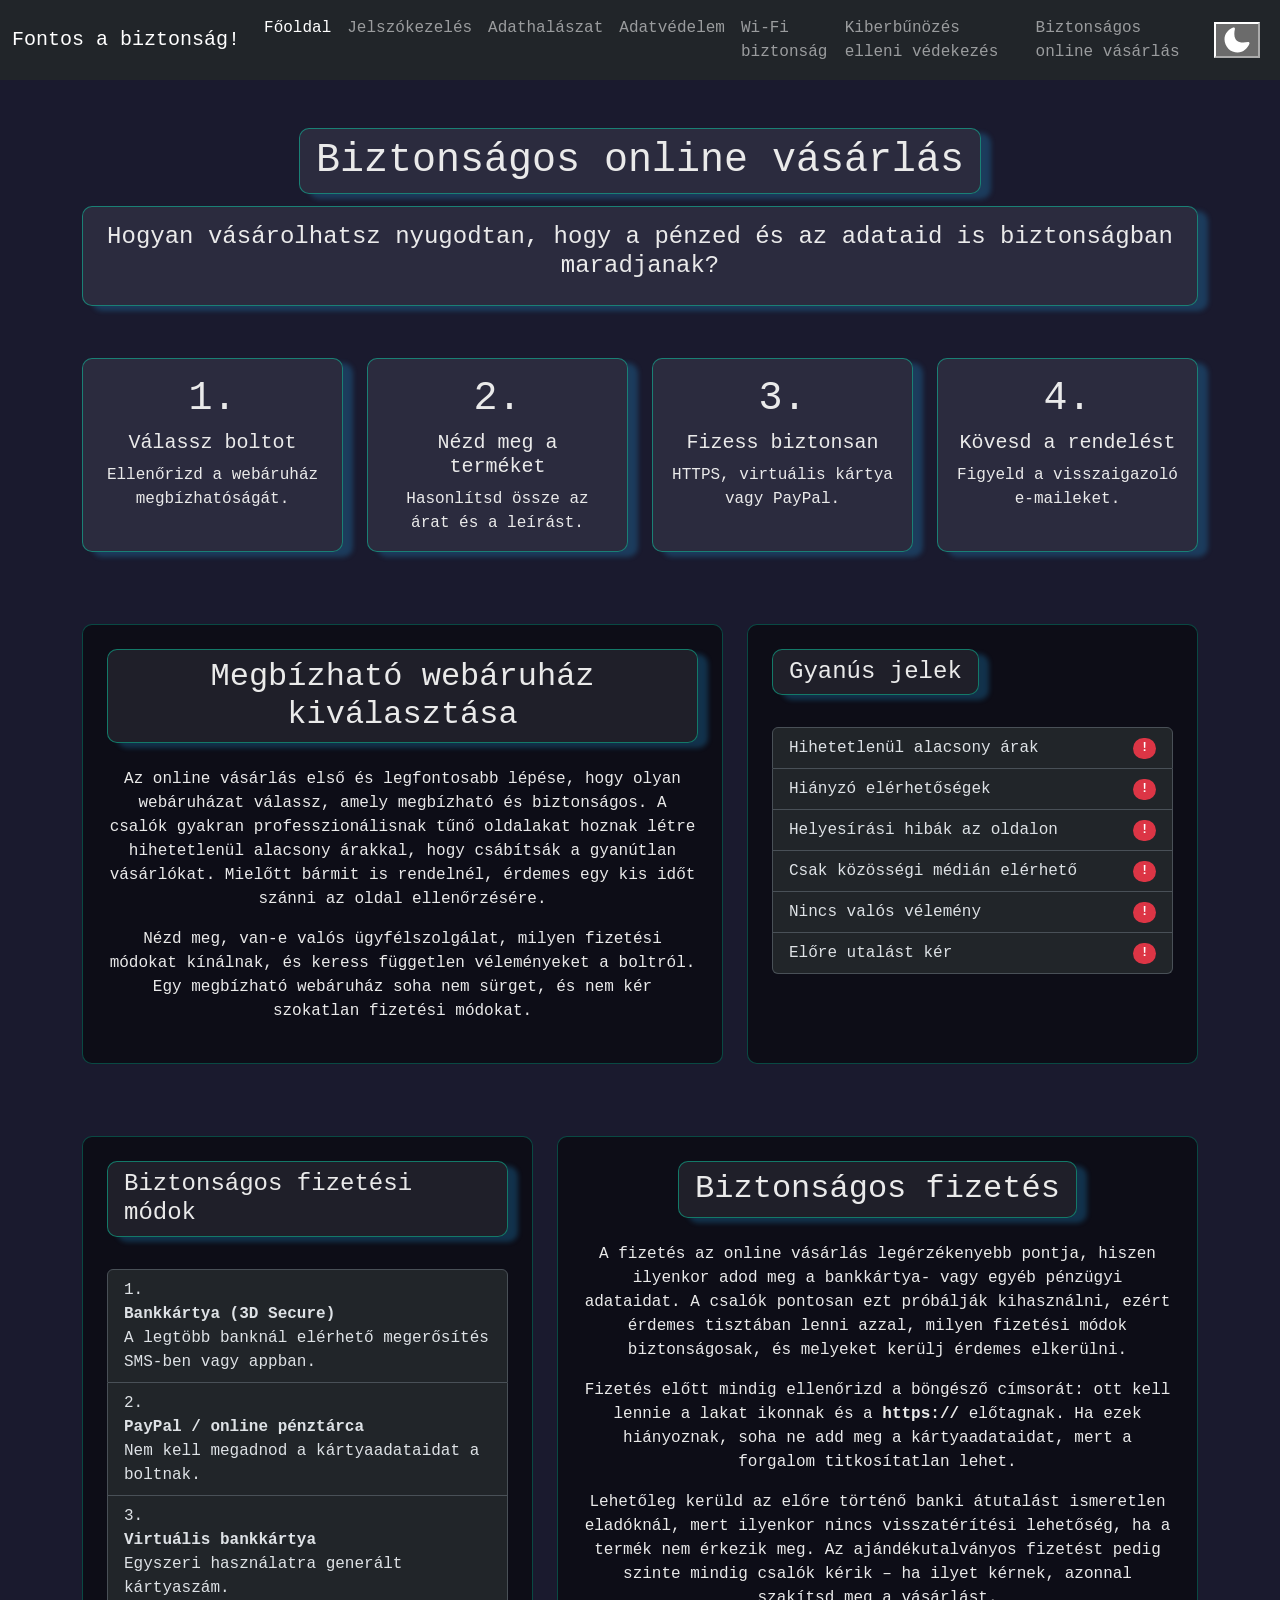
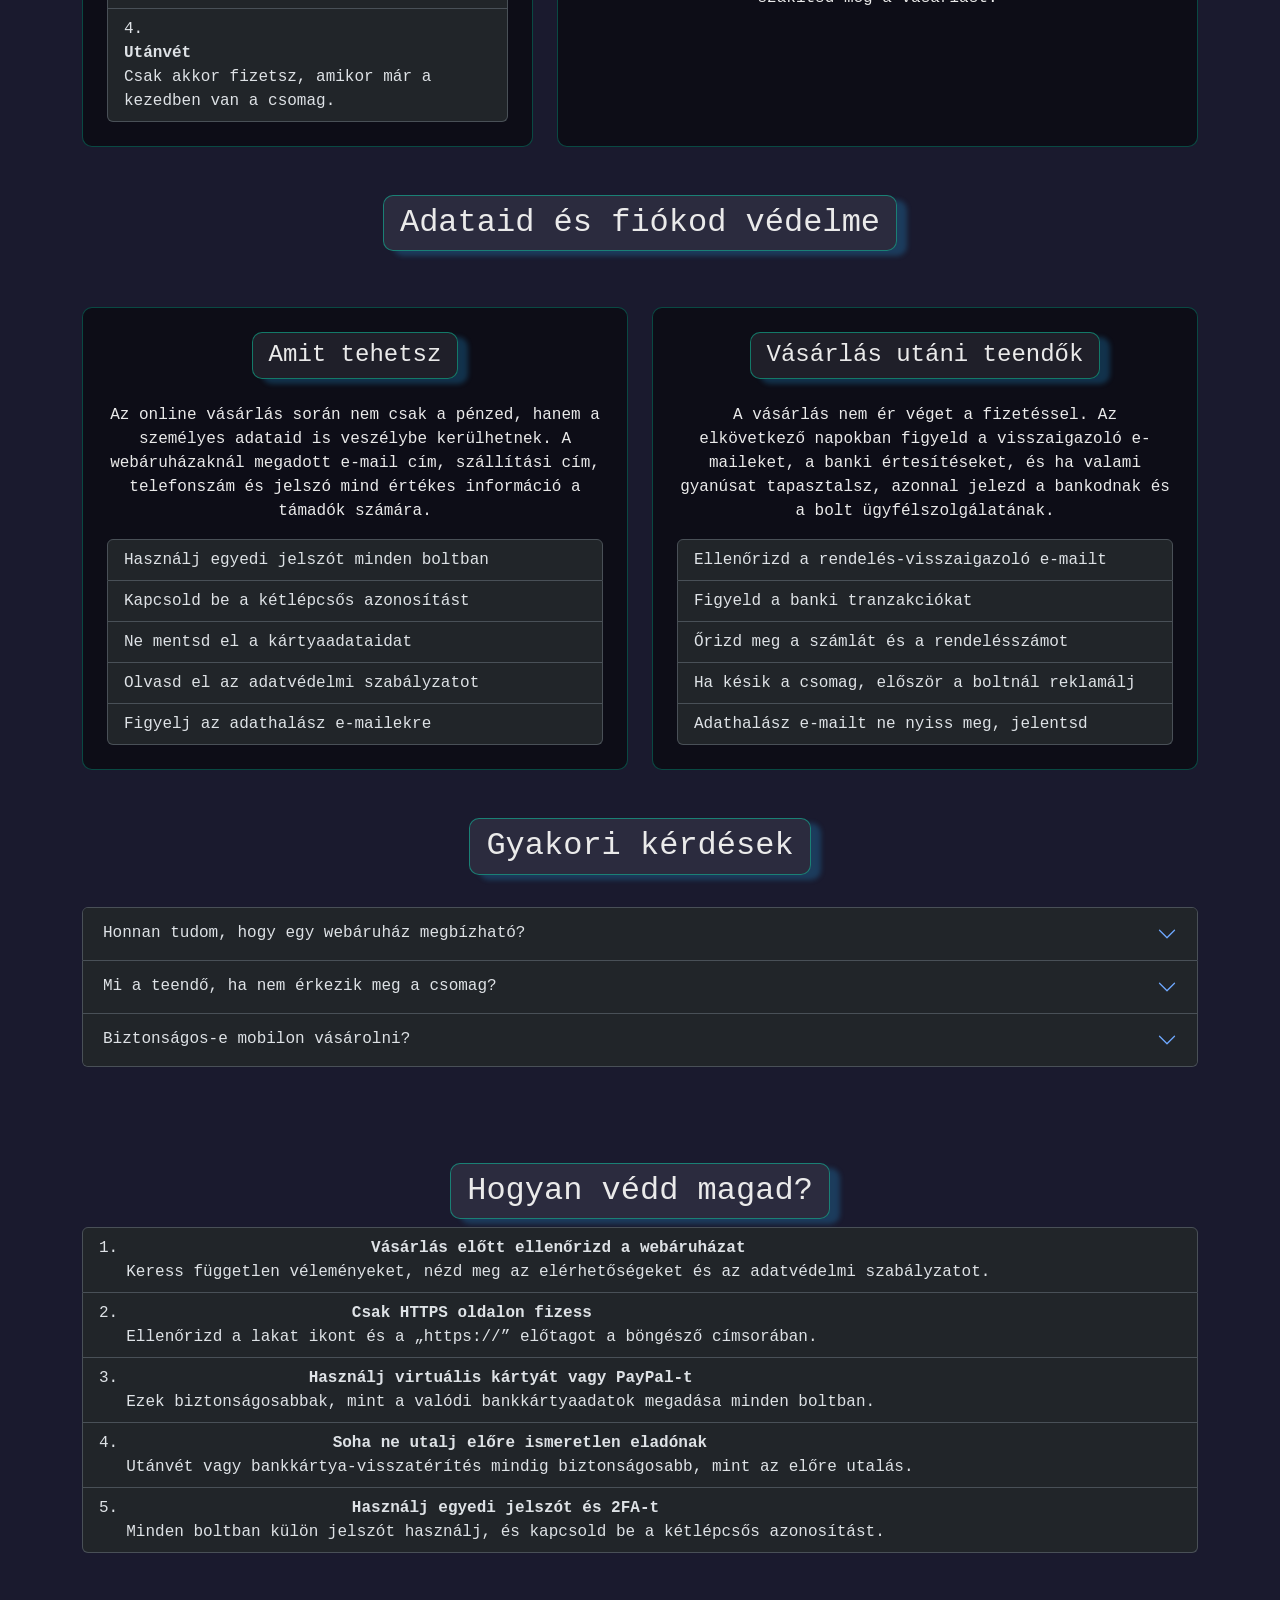
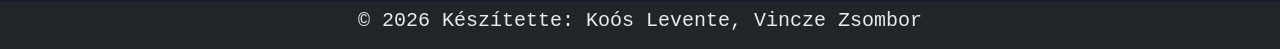
<file: safe_online_shopping/index.html>
<!doctype html>
<html lang="hu">
  <head>
    <meta charset="UTF-8" />
    <meta name="viewport" content="width=device-width, initial-scale=1.0" />
    <meta name="robots" content="noindex, nofollow" />
    <meta name="description" content="Fontos az online biztonság! Ezért megéri frisíteni a tudásod." />
    <meta name="keywords" content="Online,Biztonság, Jelszókezelés, Jelszó, Adathalászat, Adatvédelem, Wi‑Fi biztonság, Kiberbűnözés elleni védekezés" />
    <meta name="author" content="Koós Levente, Vincze Zsombor" />
    <link rel="stylesheet" href="../dependencies/bootstrap.min.css" />
    <link rel="stylesheet" href="../style.css" />
    <link rel="icon" type="image/x-icon" href="../images/favicon.ico" />
    <title>Biztonság Az Első - Vásárlás</title>
  </head>

  <body>
   <nav class="navbar navbar-expand-lg bg-dark" data-bs-theme="dark">
      <div class="container-fluid">
        <a class="navbar-brand" href="../">Fontos a biztonság!</a>
        <button
          class="navbar-toggler"
          type="button"
          data-bs-toggle="collapse"
          data-bs-target="#navbarNav"
          aria-controls="navbarNav"
          aria-expanded="false"
          aria-label="Toggle navigation"
        >
          <span class="navbar-toggler-icon"></span>
        </button>
        <div class="collapse navbar-collapse" id="navbarNav">
          <ul class="navbar-nav">
            <li class="nav-item">
              <a class="nav-link active" aria-current="page" href="../"
                >Főoldal</a
              >
            </li>
            <li class="nav-item">
              <a class="nav-link" href="../password/">Jelszókezelés</a>
            </li>
            <li class="nav-item">
              <a class="nav-link" href="../phishing/">Adathalászat</a>
            </li>
            <li class="nav-item">
              <a class="nav-link" href="../data_protection/">Adatvédelem</a>
            </li>
            <li class="nav-item">
              <a class="nav-link" href="../wifi_security/">Wi‑Fi biztonság</a>
            </li>
            <li class="nav-item">
              <a class="nav-link" href="../cybercrime/">Kiberbűnözés elleni védekezés</a>
            </li>
            <li class="nav-item">
              <a class="nav-link" href="./">Biztonságos online vásárlás</a>
            </li>
          </ul>
          <ul class="navbar-nav ms-auto">
            <li class="nav-item px-2">
              <button class="btn-dark" onclick="lightmode()">
                <img src="../images/moon.svg" width="30px" id="light_img" alt="Sötét Téma" />
              </button>
            </li>
          </ul>
        </div>
      </div>
    </nav>

    <main class="container-xl">
      <section>
        <div class="text-center">
          <h1 class="mt-5 px-3 py-2 hatter d-inline-block">
            Biztonságos online vásárlás
          </h1>
          <br />
          <div class="my-1 px-3 py-3 hatter d-inline-block">
            <h4>
              Hogyan vásárolhatsz nyugodtan, hogy a pénzed és az adataid is
              biztonságban maradjanak?
            </h4>
          </div>
        </div>
      </section>

      <section class="mt-5">
        <div class="row g-4 text-center">
          <div class="col-12 col-md-3">
            <div class="hatter p-3 h-100">
              <h2 class="display-6">1.</h2>
              <h5>Válassz boltot</h5>
              <p class="mb-0">Ellenőrizd a webáruház megbízhatóságát.</p>
            </div>
          </div>
          <div class="col-12 col-md-3">
            <div class="hatter p-3 h-100">
              <h2 class="display-6">2.</h2>
              <h5>Nézd meg a terméket</h5>
              <p class="mb-0">Hasonlítsd össze az árat és a leírást.</p>
            </div>
          </div>
          <div class="col-12 col-md-3">
            <div class="hatter p-3 h-100">
              <h2 class="display-6">3.</h2>
              <h5>Fizess biztonsan</h5>
              <p class="mb-0">HTTPS, virtuális kártya vagy PayPal.</p>
            </div>
          </div>
          <div class="col-12 col-md-3">
            <div class="hatter p-3 h-100">
              <h2 class="display-6">4.</h2>
              <h5>Kövesd a rendelést</h5>
              <p class="mb-0">Figyeld a visszaigazoló e-maileket.</p>
            </div>
          </div>
        </div>
      </section>

      <section class="mt-5">
        <div class="row g-4 mt-4 align-items-stretch">
          <div class="col-12 col-md-7">
            <div class="text-center leiras_hatter p-4 h-100">
              <h2 class="hatter d-inline-block px-3 py-2">
                Megbízható webáruház kiválasztása
              </h2>
              <p class="mt-3">
                Az online vásárlás első és legfontosabb lépése, hogy olyan
                webáruházat válassz, amely megbízható és biztonságos. A csalók
                gyakran professzionálisnak tűnő oldalakat hoznak létre
                hihetetlenül alacsony árakkal, hogy csábítsák a gyanútlan
                vásárlókat. Mielőtt bármit is rendelnél, érdemes egy kis időt
                szánni az oldal ellenőrzésére.
              </p>
              <p>
                Nézd meg, van-e valós ügyfélszolgálat, milyen fizetési módokat
                kínálnak, és keress független véleményeket a boltról. Egy
                megbízható webáruház soha nem sürget, és nem kér szokatlan
                fizetési módokat.
              </p>
            </div>
          </div>
          <div class="col-12 col-md-5">
            <div class="leiras_hatter p-4 h-100">
              <h4 class="hatter d-inline-block px-3 py-2">Gyanús jelek</h4>
              <ul class="list-group mt-4" data-bs-theme="dark">
                <li
                  class="list-group-item d-flex justify-content-between align-items-center"
                >
                  Hihetetlenül alacsony árak
                  <span class="badge text-bg-danger rounded-pill">!</span>
                </li>
                <li
                  class="list-group-item d-flex justify-content-between align-items-center"
                >
                  Hiányzó elérhetőségek
                  <span class="badge text-bg-danger rounded-pill">!</span>
                </li>
                <li
                  class="list-group-item d-flex justify-content-between align-items-center"
                >
                  Helyesírási hibák az oldalon
                  <span class="badge text-bg-danger rounded-pill">!</span>
                </li>
                <li
                  class="list-group-item d-flex justify-content-between align-items-center"
                >
                  Csak közösségi médián elérhető
                  <span class="badge text-bg-danger rounded-pill">!</span>
                </li>
                <li
                  class="list-group-item d-flex justify-content-between align-items-center"
                >
                  Nincs valós vélemény
                  <span class="badge text-bg-danger rounded-pill">!</span>
                </li>
                <li
                  class="list-group-item d-flex justify-content-between align-items-center"
                >
                  Előre utalást kér
                  <span class="badge text-bg-danger rounded-pill">!</span>
                </li>
              </ul>
            </div>
          </div>
        </div>
      </section>

      <section class="mt-5">
        <div class="row g-4 mt-4 align-items-stretch">
          <div class="col-12 col-md-5 order-2 order-md-1">
            <div class="leiras_hatter p-4 h-100">
              <h4 class="hatter d-inline-block px-3 py-2">
                Biztonságos fizetési módok
              </h4>
              <ol
                class="list-group list-group-numbered mt-4"
                data-bs-theme="dark"
              >
                <li class="list-group-item">
                  <div class="fw-bold">Bankkártya (3D Secure)</div>
                  A legtöbb banknál elérhető megerősítés SMS-ben vagy appban.
                </li>
                <li class="list-group-item">
                  <div class="fw-bold">PayPal / online pénztárca</div>
                  Nem kell megadnod a kártyaadataidat a boltnak.
                </li>
                <li class="list-group-item">
                  <div class="fw-bold">Virtuális bankkártya</div>
                  Egyszeri használatra generált kártyaszám.
                </li>
                <li class="list-group-item">
                  <div class="fw-bold">Utánvét</div>
                  Csak akkor fizetsz, amikor már a kezedben van a csomag.
                </li>
              </ol>
            </div>
          </div>
          <div class="col-12 col-md-7 order-1 order-md-2">
            <div class="text-center leiras_hatter p-4 h-100">
              <h2 class="hatter d-inline-block px-3 py-2">
                Biztonságos fizetés
              </h2>
              <p class="mt-3">
                A fizetés az online vásárlás legérzékenyebb pontja, hiszen
                ilyenkor adod meg a bankkártya- vagy egyéb pénzügyi adataidat. A
                csalók pontosan ezt próbálják kihasználni, ezért érdemes
                tisztában lenni azzal, milyen fizetési módok biztonságosak, és
                melyeket kerülj érdemes elkerülni.
              </p>
              <p>
                Fizetés előtt mindig ellenőrizd a böngésző címsorát: ott kell
                lennie a lakat ikonnak és a <strong>https://</strong> előtagnak.
                Ha ezek hiányoznak, soha ne add meg a kártyaadataidat, mert a
                forgalom titkosítatlan lehet.
              </p>
              <p>
                Lehetőleg kerüld az előre történő banki átutalást ismeretlen
                eladóknál, mert ilyenkor nincs visszatérítési lehetőség, ha a
                termék nem érkezik meg. Az ajándékutalványos fizetést pedig
                szinte mindig csalók kérik – ha ilyet kérnek, azonnal szakítsd
                meg a vásárlást.
              </p>
            </div>
          </div>
        </div>
      </section>

      <section class="mt-5">
        <div class="text-center">
          <h2 class="hatter d-inline-block px-3 py-2">
            Adataid és fiókod védelme
          </h2>
        </div>
        <div class="row g-4 mt-4">
          <div class="col-12 col-md-6">
            <div class="text-center leiras_hatter p-4 h-100">
              <h4 class="hatter d-inline-block px-3 py-2">Amit tehetsz</h4>
              <p class="mt-3">
                Az online vásárlás során nem csak a pénzed, hanem a személyes
                adataid is veszélybe kerülhetnek. A webáruházaknál megadott
                e-mail cím, szállítási cím, telefonszám és jelszó mind értékes
                információ a támadók számára.
              </p>
              <ul class="list-group text-start" data-bs-theme="dark">
                <li class="list-group-item">
                  Használj egyedi jelszót minden boltban
                </li>
                <li class="list-group-item">
                  Kapcsold be a kétlépcsős azonosítást
                </li>
                <li class="list-group-item">Ne mentsd el a kártyaadataidat</li>
                <li class="list-group-item">
                  Olvasd el az adatvédelmi szabályzatot
                </li>
                <li class="list-group-item">
                  Figyelj az adathalász e-mailekre
                </li>
              </ul>
            </div>
          </div>
          <div class="col-12 col-md-6">
            <div class="text-center leiras_hatter p-4 h-100">
              <h4 class="hatter d-inline-block px-3 py-2">
                Vásárlás utáni teendők
              </h4>
              <p class="mt-3">
                A vásárlás nem ér véget a fizetéssel. Az elkövetkező napokban
                figyeld a visszaigazoló e-maileket, a banki értesítéseket, és ha
                valami gyanúsat tapasztalsz, azonnal jelezd a bankodnak és a
                bolt ügyfélszolgálatának.
              </p>
              <ul class="list-group text-start" data-bs-theme="dark">
                <li class="list-group-item">
                  Ellenőrizd a rendelés-visszaigazoló e-mailt
                </li>
                <li class="list-group-item">Figyeld a banki tranzakciókat</li>
                <li class="list-group-item">
                  Őrizd meg a számlát és a rendelésszámot
                </li>
                <li class="list-group-item">
                  Ha késik a csomag, először a boltnál reklamálj
                </li>
                <li class="list-group-item">
                  Adathalász e-mailt ne nyiss meg, jelentsd
                </li>
              </ul>
            </div>
          </div>
        </div>
      </section>

      <section class="mt-5">
        <div class="text-center">
          <h2 class="hatter d-inline-block px-3 py-2">Gyakori kérdések</h2>
        </div>
        <div class="accordion mt-4" id="gyikAccordion" data-bs-theme="dark">
          <div class="accordion-item">
            <h2 class="accordion-header">
              <button
                class="accordion-button collapsed"
                type="button"
                data-bs-toggle="collapse"
                data-bs-target="#gyik1"
              >
                Honnan tudom, hogy egy webáruház megbízható?
              </button>
            </h2>
            <div
              id="gyik1"
              class="accordion-collapse collapse"
              data-bs-parent="#gyikAccordion"
            >
              <div class="accordion-body">
                Nézd meg az elérhetőségeket, az adatvédelmi szabályzatot, keress
                független véleményeket, és ellenőrizd, hogy a fizetési oldal
                HTTPS-en keresztül működik-e.
              </div>
            </div>
          </div>
          <div class="accordion-item">
            <h2 class="accordion-header">
              <button
                class="accordion-button collapsed"
                type="button"
                data-bs-toggle="collapse"
                data-bs-target="#gyik2"
              >
                Mi a teendő, ha nem érkezik meg a csomag?
              </button>
            </h2>
            <div
              id="gyik2"
              class="accordion-collapse collapse"
              data-bs-parent="#gyikAccordion"
            >
              <div class="accordion-body">
                Először vedd fel a kapcsolatot az eladóval. Ha nem válaszol,
                jelezd a bankodnak, illetve kártyás fizetés esetén kérhetsz
                chargeback-et (visszatérítést).
              </div>
            </div>
          </div>
          <div class="accordion-item">
            <h2 class="accordion-header">
              <button
                class="accordion-button collapsed"
                type="button"
                data-bs-toggle="collapse"
                data-bs-target="#gyik3"
              >
                Biztonságos-e mobilon vásárolni?
              </button>
            </h2>
            <div
              id="gyik3"
              class="accordion-collapse collapse"
              data-bs-parent="#gyikAccordion"
            >
              <div class="accordion-body">
                Igen, ha a telefonod naprakész, zárolt képernyővel rendelkezik,
                és nem nyilvános Wi‑Fin keresztül fizetsz. Lehetőleg használj
                hivatalos alkalmazást a böngésző helyett.
              </div>
            </div>
          </div>
        </div>
      </section>

      <section class="mt-5 mb-5">
        <div class="text-center">
          <h2 class="mt-5 px-3 py-2 hatter d-inline-block">
            Hogyan védd magad?
          </h2>
          <ol
            class="list-group list-group-numbered text-center"
            data-bs-theme="dark"
          >
            <li
              class="list-group-item d-flex justify-content-between align-items-start"
            >
              <div class="ms-2 me-auto">
                <div class="fw-bold">
                  Vásárlás előtt ellenőrizd a webáruházat
                </div>
                Keress független véleményeket, nézd meg az elérhetőségeket és az
                adatvédelmi szabályzatot.
              </div>
            </li>
            <li
              class="list-group-item d-flex justify-content-between align-items-start"
            >
              <div class="ms-2 me-auto">
                <div class="fw-bold">Csak HTTPS oldalon fizess</div>
                Ellenőrizd a lakat ikont és a „https://” előtagot a böngésző
                címsorában.
              </div>
            </li>
            <li
              class="list-group-item d-flex justify-content-between align-items-start"
            >
              <div class="ms-2 me-auto">
                <div class="fw-bold">
                  Használj virtuális kártyát vagy PayPal-t
                </div>
                Ezek biztonságosabbak, mint a valódi bankkártyaadatok megadása
                minden boltban.
              </div>
            </li>
            <li
              class="list-group-item d-flex justify-content-between align-items-start"
            >
              <div class="ms-2 me-auto">
                <div class="fw-bold">
                  Soha ne utalj előre ismeretlen eladónak
                </div>
                Utánvét vagy bankkártya-visszatérítés mindig biztonságosabb,
                mint az előre utalás.
              </div>
            </li>
            <li
              class="list-group-item d-flex justify-content-between align-items-start"
            >
              <div class="ms-2 me-auto">
                <div class="fw-bold">Használj egyedi jelszót és 2FA-t</div>
                Minden boltban külön jelszót használj, és kapcsold be a
                kétlépcsős azonosítást.
              </div>
            </li>
          </ol>
        </div>
      </section>
    </main>
    <footer class="footer mt-5 py-2 bg-dark" data-bs-theme="dark">
        <h5 class="text-center">© 2026 Készítette: Koós Levente, Vincze Zsombor</h5>
      </footer>
  </body>
  <script src="../dependencies/bootstrap.bundle.min.js"></script>
  <script src="../dependencies/zxcvbn.js"></script>
  <script src="../script.js"></script>
</html>
</file>
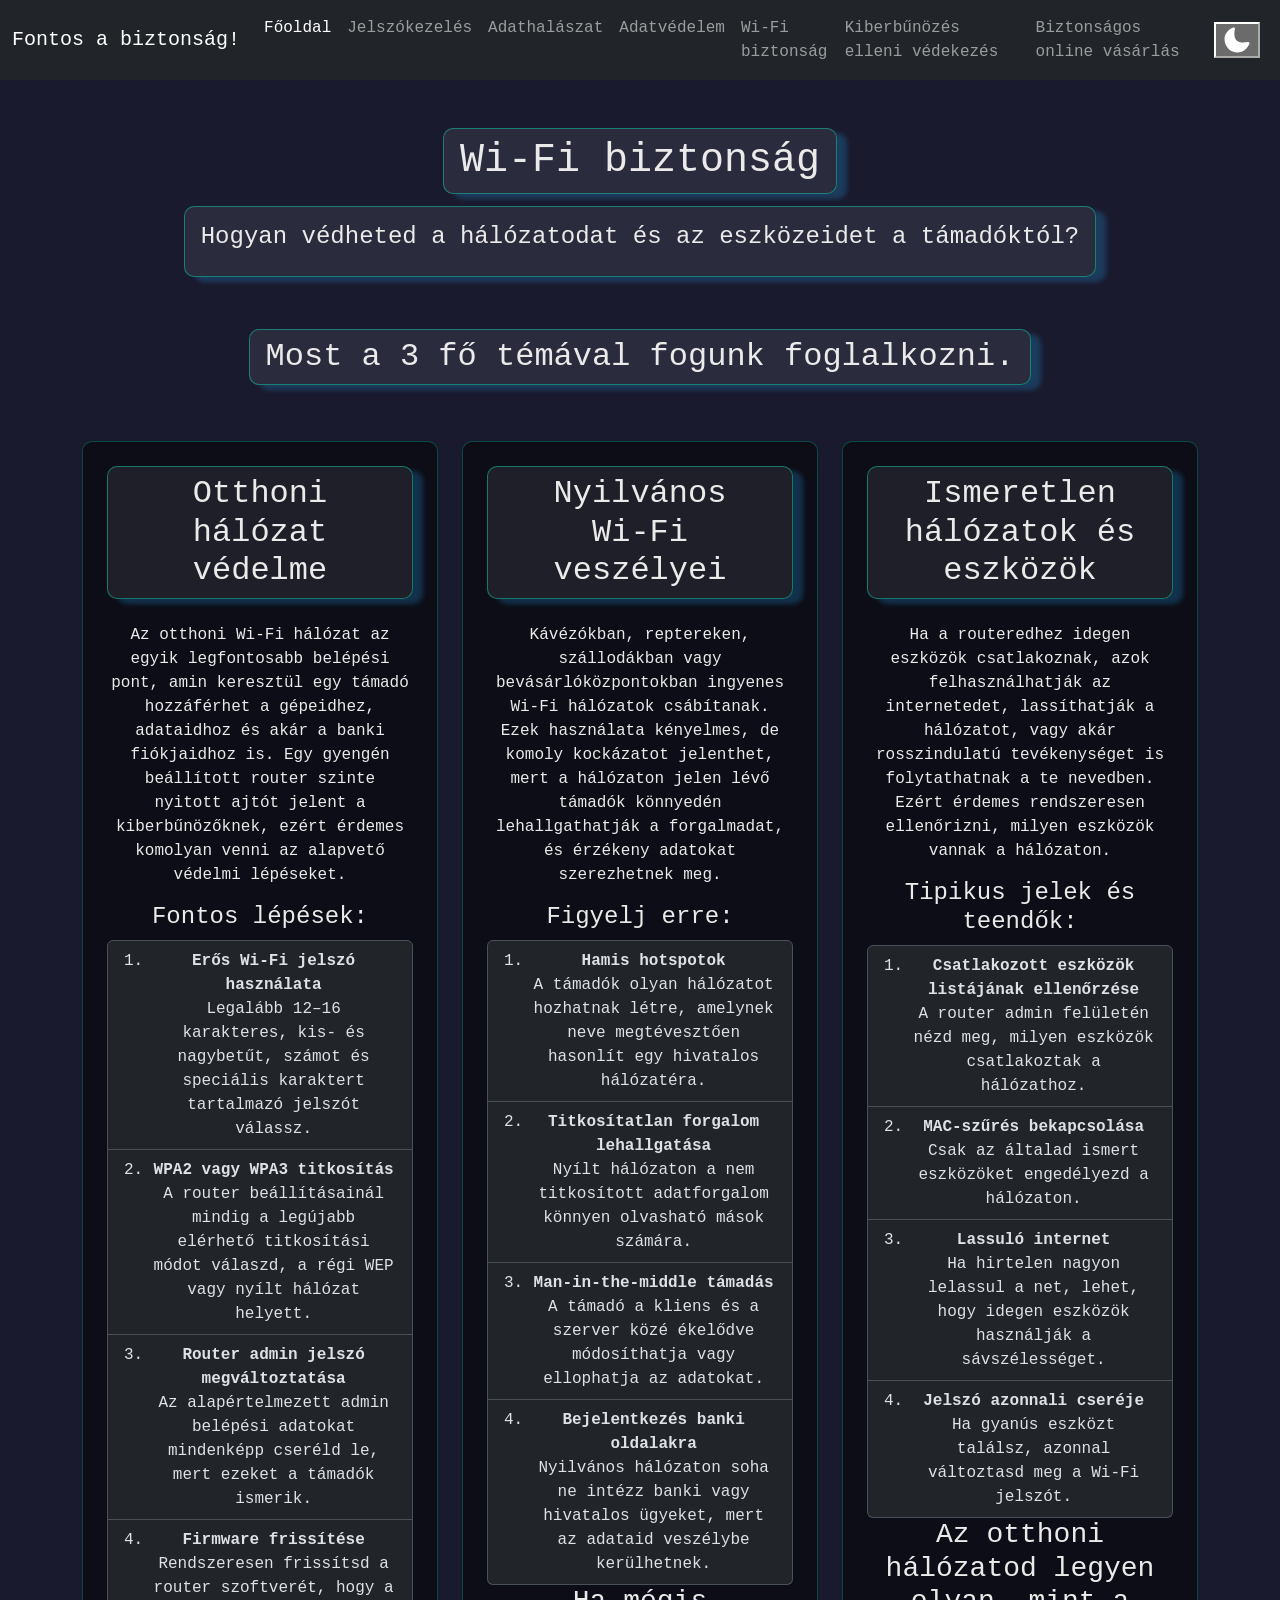
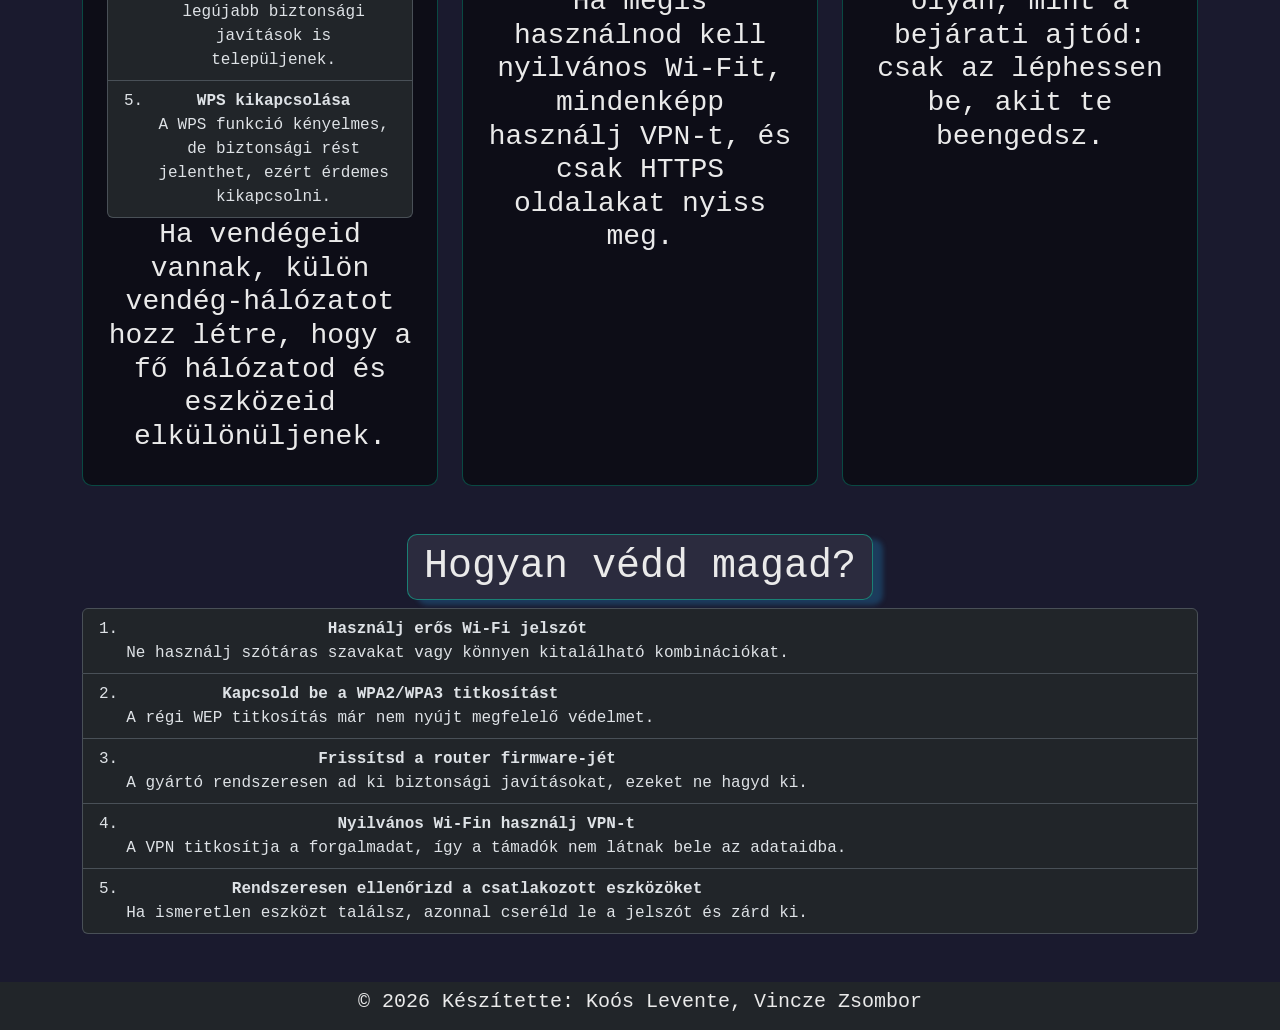
<file: wifi_security/index.html>
<!doctype html>
<html lang="hu">
  <head>
    <meta charset="UTF-8" />
    <meta name="viewport" content="width=device-width, initial-scale=1.0" />
    <meta name="robots" content="noindex, nofollow" />
    <meta name="description" content="Fontos az online biztonság! Ezért megéri frisíteni a tudásod." />
    <meta name="keywords" content="Online,Biztonság, Jelszókezelés, Jelszó, Adathalászat, Adatvédelem, Wi‑Fi biztonság, Kiberbűnözés elleni védekezés" />
    <meta name="author" content="Koós Levente, Vincze Zsombor" />
    <link rel="stylesheet" href="../dependencies/bootstrap.min.css" />
    <link rel="stylesheet" href="../style.css" />
    <link rel="icon" type="image/x-icon" href="../images/favicon.ico" />
    <title>Biztonság Az Első - Wifi</title>
  </head>

  <body>
    <nav class="navbar navbar-expand-lg bg-dark" data-bs-theme="dark">
      <div class="container-fluid">
        <a class="navbar-brand" href="../">Fontos a biztonság!</a>
        <button
          class="navbar-toggler"
          type="button"
          data-bs-toggle="collapse"
          data-bs-target="#navbarNav"
          aria-controls="navbarNav"
          aria-expanded="false"
          aria-label="Toggle navigation"
        >
          <span class="navbar-toggler-icon"></span>
        </button>
        <div class="collapse navbar-collapse" id="navbarNav">
          <ul class="navbar-nav">
            <li class="nav-item">
              <a class="nav-link active" aria-current="page" href="../"
                >Főoldal</a
              >
            </li>
            <li class="nav-item">
              <a class="nav-link" href="../password/">Jelszókezelés</a>
            </li>
            <li class="nav-item">
              <a class="nav-link" href="../phishing/">Adathalászat</a>
            </li>
            <li class="nav-item">
              <a class="nav-link" href="../data_protection/">Adatvédelem</a>
            </li>
            <li class="nav-item">
              <a class="nav-link" href="./">Wi‑Fi biztonság</a>
            </li>
            <li class="nav-item">
              <a class="nav-link" href="../cybercrime/">Kiberbűnözés elleni védekezés</a>
            </li>
            <li class="nav-item">
              <a class="nav-link" href="../safe_online_shopping/">Biztonságos online vásárlás</a>
            </li>
          </ul>
          <ul class="navbar-nav ms-auto">
            <li class="nav-item px-2">
              <button class="btn-dark" onclick="lightmode()">
                <img src="../images/moon.svg" width="30px" id="light_img" alt="Sötét Téma" />
              </button>
            </li>
          </ul>
        </div>
      </div>
    </nav>
    <main class="container-xl">
      <section>
        <div class="text-center">
          <h1 class="mt-5 px-3 py-2 hatter d-inline-block">Wi‑Fi biztonság</h1>
          <br />
          <div class="my-1 px-3 py-3 hatter d-inline-block">
            <h4>
              Hogyan védheted a hálózatodat és az eszközeidet a támadóktól?
            </h4>
          </div>
          <br />
          <h2 class="mt-5 px-3 py-2 hatter d-inline-block">
            Most a 3 fő témával fogunk foglalkozni.
          </h2>
        </div>
      </section>
      <section>
        <div class="row g-4 mt-4">
          <div class="col-12 col-md-4">
            <div class="text-center leiras_hatter p-4 h-100">
              <h2 class="hatter d-inline-block px-3 py-2">
                Otthoni hálózat védelme
              </h2>
              <p class="mt-3">
                Az otthoni Wi‑Fi hálózat az egyik legfontosabb belépési pont,
                amin keresztül egy támadó hozzáférhet a gépeidhez, adataidhoz és
                akár a banki fiókjaidhoz is. Egy gyengén beállított router
                szinte nyitott ajtót jelent a kiberbűnözőknek, ezért érdemes
                komolyan venni az alapvető védelmi lépéseket.
              </p>
              <h4>Fontos lépések:</h4>
              <ol class="list-group list-group-numbered" data-bs-theme="dark">
                <li
                  class="list-group-item d-flex justify-content-between align-items-start"
                >
                  <div class="ms-2 me-auto">
                    <div class="fw-bold">Erős Wi‑Fi jelszó használata</div>
                    Legalább 12–16 karakteres, kis- és nagybetűt, számot és
                    speciális karaktert tartalmazó jelszót válassz.
                  </div>
                </li>
                <li
                  class="list-group-item d-flex justify-content-between align-items-start"
                >
                  <div class="ms-2 me-auto">
                    <div class="fw-bold">WPA2 vagy WPA3 titkosítás</div>
                    A router beállításainál mindig a legújabb elérhető
                    titkosítási módot válaszd, a régi WEP vagy nyílt hálózat
                    helyett.
                  </div>
                </li>
                <li
                  class="list-group-item d-flex justify-content-between align-items-start"
                >
                  <div class="ms-2 me-auto">
                    <div class="fw-bold">
                      Router admin jelszó megváltoztatása
                    </div>
                    Az alapértelmezett admin belépési adatokat mindenképp
                    cseréld le, mert ezeket a támadók ismerik.
                  </div>
                </li>
                <li
                  class="list-group-item d-flex justify-content-between align-items-start"
                >
                  <div class="ms-2 me-auto">
                    <div class="fw-bold">Firmware frissítése</div>
                    Rendszeresen frissítsd a router szoftverét, hogy a legújabb
                    biztonsági javítások is települjenek.
                  </div>
                </li>
                <li
                  class="list-group-item d-flex justify-content-between align-items-start"
                >
                  <div class="ms-2 me-auto">
                    <div class="fw-bold">WPS kikapcsolása</div>
                    A WPS funkció kényelmes, de biztonsági rést jelenthet, ezért
                    érdemes kikapcsolni.
                  </div>
                </li>
              </ol>
              <h3>
                Ha vendégeid vannak, külön vendég-hálózatot hozz létre, hogy a
                fő hálózatod és eszközeid elkülönüljenek.
              </h3>
            </div>
          </div>
          <div class="col-12 col-md-4">
            <div class="text-center leiras_hatter p-4 h-100">
              <h2 class="hatter d-inline-block px-3 py-2">
                Nyilvános Wi‑Fi veszélyei
              </h2>
              <p class="mt-3">
                Kávézókban, reptereken, szállodákban vagy bevásárlóközpontokban
                ingyenes Wi‑Fi hálózatok csábítanak. Ezek használata kényelmes,
                de komoly kockázatot jelenthet, mert a hálózaton jelen lévő
                támadók könnyedén lehallgathatják a forgalmadat, és érzékeny
                adatokat szerezhetnek meg.
              </p>
              <h4>Figyelj erre:</h4>
              <ol class="list-group list-group-numbered" data-bs-theme="dark">
                <li
                  class="list-group-item d-flex justify-content-between align-items-start"
                >
                  <div class="ms-2 me-auto">
                    <div class="fw-bold">Hamis hotspotok</div>
                    A támadók olyan hálózatot hozhatnak létre, amelynek neve
                    megtévesztően hasonlít egy hivatalos hálózatéra.
                  </div>
                </li>
                <li
                  class="list-group-item d-flex justify-content-between align-items-start"
                >
                  <div class="ms-2 me-auto">
                    <div class="fw-bold">
                      Titkosítatlan forgalom lehallgatása
                    </div>
                    Nyílt hálózaton a nem titkosított adatforgalom könnyen
                    olvasható mások számára.
                  </div>
                </li>
                <li
                  class="list-group-item d-flex justify-content-between align-items-start"
                >
                  <div class="ms-2 me-auto">
                    <div class="fw-bold">Man-in-the-middle támadás</div>
                    A támadó a kliens és a szerver közé ékelődve módosíthatja
                    vagy ellophatja az adatokat.
                  </div>
                </li>
                <li
                  class="list-group-item d-flex justify-content-between align-items-start"
                >
                  <div class="ms-2 me-auto">
                    <div class="fw-bold">Bejelentkezés banki oldalakra</div>
                    Nyilvános hálózaton soha ne intézz banki vagy hivatalos
                    ügyeket, mert az adataid veszélybe kerülhetnek.
                  </div>
                </li>
              </ol>
              <h3>
                Ha mégis használnod kell nyilvános Wi‑Fit, mindenképp használj
                VPN-t, és csak HTTPS oldalakat nyiss meg.
              </h3>
            </div>
          </div>
          <div class="col-12 col-md-4">
            <div class="text-center leiras_hatter p-4 h-100">
              <h2 class="hatter d-inline-block px-3 py-2">
                Ismeretlen hálózatok és eszközök
              </h2>
              <p class="mt-3">
                Ha a routeredhez idegen eszközök csatlakoznak, azok
                felhasználhatják az internetedet, lassíthatják a hálózatot, vagy
                akár rosszindulatú tevékenységet is folytathatnak a te nevedben.
                Ezért érdemes rendszeresen ellenőrizni, milyen eszközök vannak a
                hálózaton.
              </p>
              <h4>Tipikus jelek és teendők:</h4>
              <ol class="list-group list-group-numbered" data-bs-theme="dark">
                <li
                  class="list-group-item d-flex justify-content-between align-items-start"
                >
                  <div class="ms-2 me-auto">
                    <div class="fw-bold">
                      Csatlakozott eszközök listájának ellenőrzése
                    </div>
                    A router admin felületén nézd meg, milyen eszközök
                    csatlakoztak a hálózathoz.
                  </div>
                </li>
                <li
                  class="list-group-item d-flex justify-content-between align-items-start"
                >
                  <div class="ms-2 me-auto">
                    <div class="fw-bold">MAC-szűrés bekapcsolása</div>
                    Csak az általad ismert eszközöket engedélyezd a hálózaton.
                  </div>
                </li>
                <li
                  class="list-group-item d-flex justify-content-between align-items-start"
                >
                  <div class="ms-2 me-auto">
                    <div class="fw-bold">Lassuló internet</div>
                    Ha hirtelen nagyon lelassul a net, lehet, hogy idegen
                    eszközök használják a sávszélességet.
                  </div>
                </li>
                <li
                  class="list-group-item d-flex justify-content-between align-items-start"
                >
                  <div class="ms-2 me-auto">
                    <div class="fw-bold">Jelszó azonnali cseréje</div>
                    Ha gyanús eszközt találsz, azonnal változtasd meg a Wi‑Fi
                    jelszót.
                  </div>
                </li>
              </ol>

              <h3>
                Az otthoni hálózatod legyen olyan, mint a bejárati ajtód: csak
                az léphessen be, akit te beengedsz.
              </h3>
            </div>
          </div>
        </div>
      </section>
      <section>
        <div class="text-center">
          <h1 class="mt-5 px-3 py-2 hatter d-inline-block">
            Hogyan védd magad?
          </h1>
          <ol
            class="list-group list-group-numbered text-center"
            data-bs-theme="dark"
          >
            <li
              class="list-group-item d-flex justify-content-between align-items-start"
            >
              <div class="ms-2 me-auto">
                <div class="fw-bold">Használj erős Wi‑Fi jelszót</div>
                Ne használj szótáras szavakat vagy könnyen kitalálható
                kombinációkat.
              </div>
            </li>
            <li
              class="list-group-item d-flex justify-content-between align-items-start"
            >
              <div class="ms-2 me-auto">
                <div class="fw-bold">Kapcsold be a WPA2/WPA3 titkosítást</div>
                A régi WEP titkosítás már nem nyújt megfelelő védelmet.
              </div>
            </li>
            <li
              class="list-group-item d-flex justify-content-between align-items-start"
            >
              <div class="ms-2 me-auto">
                <div class="fw-bold">Frissítsd a router firmware-jét</div>
                A gyártó rendszeresen ad ki biztonsági javításokat, ezeket ne
                hagyd ki.
              </div>
            </li>
            <li
              class="list-group-item d-flex justify-content-between align-items-start"
            >
              <div class="ms-2 me-auto">
                <div class="fw-bold">Nyilvános Wi‑Fin használj VPN-t</div>
                A VPN titkosítja a forgalmadat, így a támadók nem látnak bele az
                adataidba.
              </div>
            </li>
            <li
              class="list-group-item d-flex justify-content-between align-items-start"
            >
              <div class="ms-2 me-auto">
                <div class="fw-bold">
                  Rendszeresen ellenőrizd a csatlakozott eszközöket
                </div>
                Ha ismeretlen eszközt találsz, azonnal cseréld le a jelszót és
                zárd ki.
              </div>
            </li>
          </ol>
        </div>
      </section>
    </main>
    <footer class="footer mt-5 py-2 bg-dark" data-bs-theme="dark">
        <h5 class="text-center">© 2026 Készítette: Koós Levente, Vincze Zsombor</h5>
      </footer>
  </body>
  <script src="../dependencies/bootstrap.bundle.min.js"></script>
  <script src="../dependencies/zxcvbn.js"></script>
  <script src="../script.js"></script>
</html>
</file>
<file: style.css>
body {
    font-family: monospace;
    background-color: #1a1a2e;
    color: #eaeaea;
}

.hatter {
    background-color: rgba(255, 255, 255, 0.08);
    border: 1px solid rgba(0, 255, 200, 0.4);
    border-radius: 10px;
    box-shadow: 10px 5px 5px rgba(34, 156, 226, 0.264);
    transform: scale(1);
    transition: transform 0.3s ease, background-color 0.3s ease;
}

.hatter:hover {
    transform: scale(1.05);
    background-color: rgba(20, 30, 60);
}

.leiras_hatter {
    background-color: rgba(0, 0, 0, 0.5);
    border: 1px solid rgba(0, 255, 200, 0.25);
    border-radius: 10px;
    transform: scale(1);
    transition: transform 0.3s ease, background-color 0.3s ease;
}

.leiras_hatter:hover {
    transform: scale(1.05);
    background-color: rgba(0, 0, 0)
}

body.light {
    background-color: #9a9adb;
    color: #251f41;
}

body.light .hatter {
    background-color: rgba(235, 234, 234, 0.928);
    border: 1px solid rgba(118, 190, 176, 0.4);
    box-shadow: 10px 5px 5px rgba(61, 154, 212, 0.987);
}

body.light .leiras_hatter {
    background-color: rgb(235, 234, 234);
    border: 1px solid rgba(47, 213, 177, 0.903);
}

.btn:hover {
    animation: sinvalto 0.4s ease forwards;
}

@keyframes sinvalto {
    0% {
        transform: scale(1);
        background: #2563eb;
    }

    100% {
        transform: scale(1.08);
        background: #1d4ed8;
    }
}
<<<<<<< Updated upstream

.height_all{
    height: 25rem;
}

.height_all_2{
    height: 26rem;
}
=======
>>>>>>> Stashed changes
</file>
